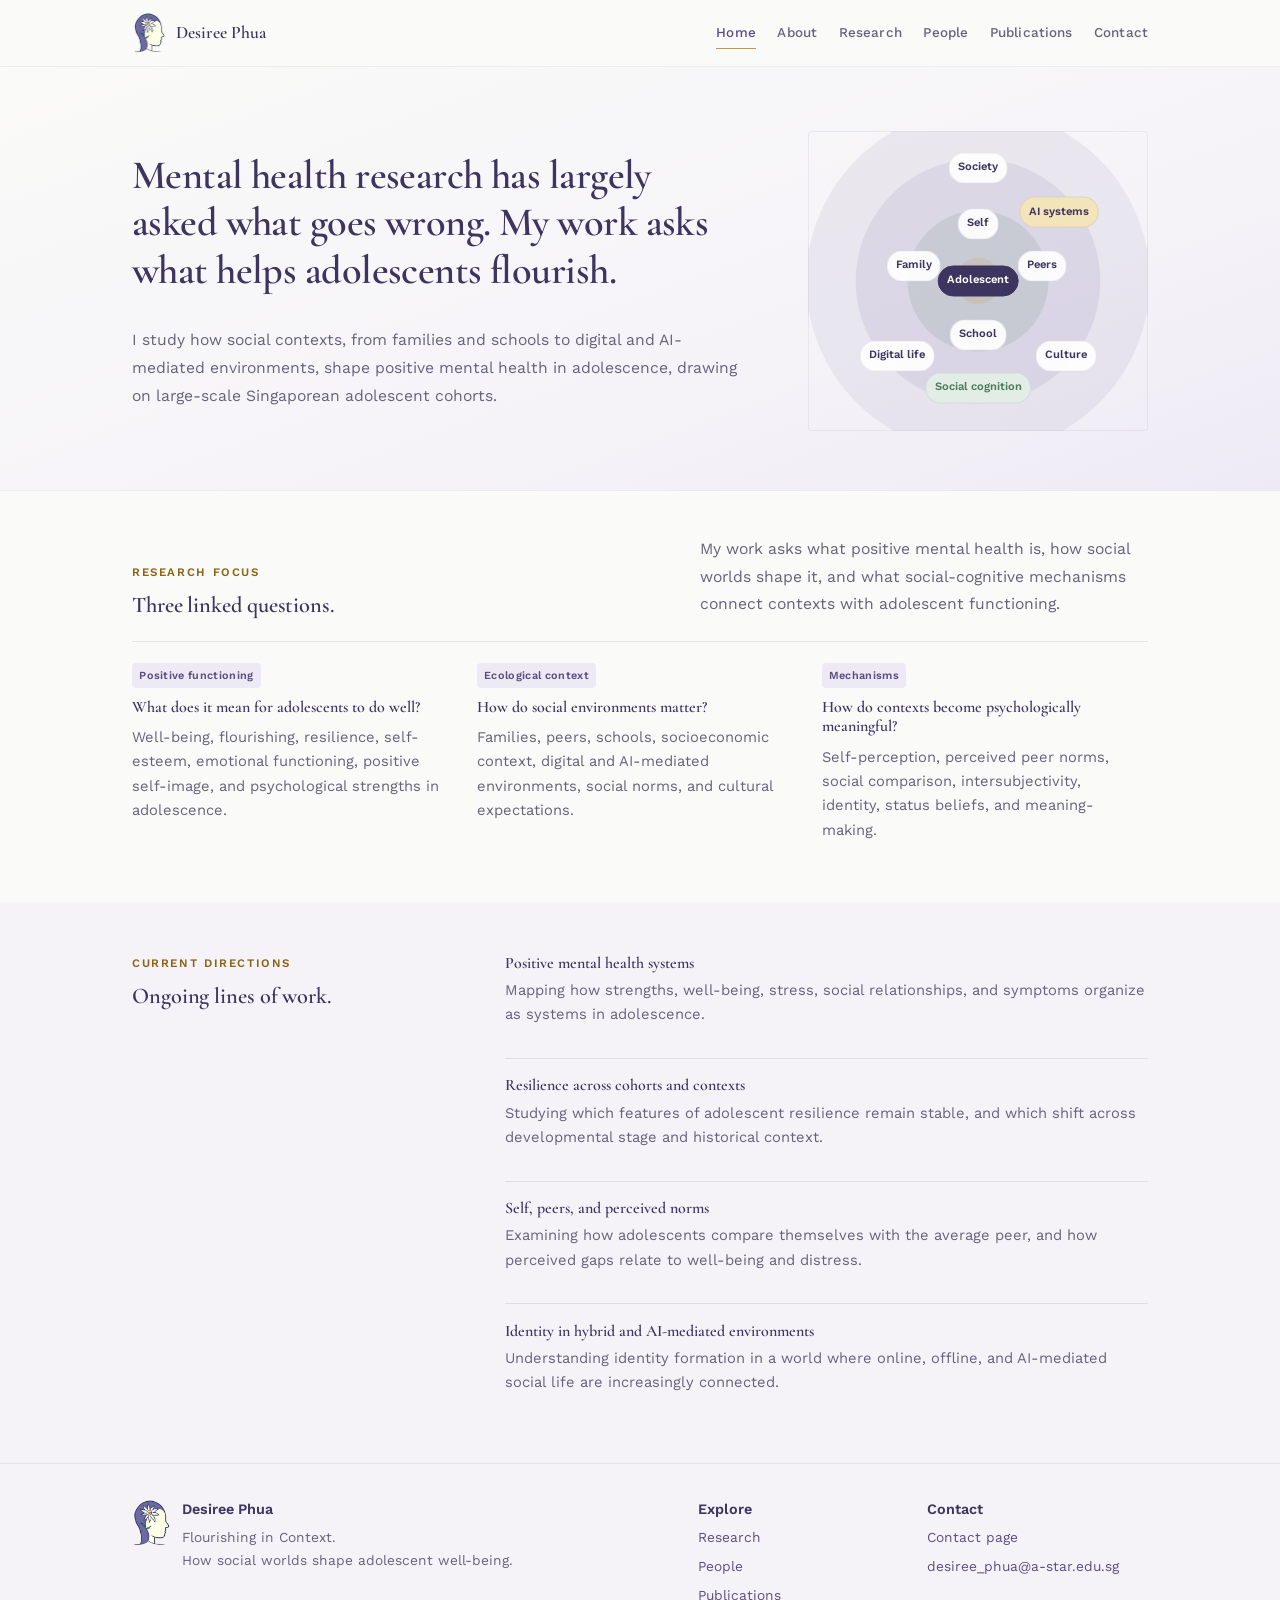
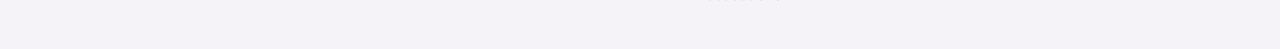
<file: index.html>
<!doctype html>
<html lang="en">

<head>
<!-- Google tag (gtag.js) -->
<script async src="https://www.googletagmanager.com/gtag/js?id=G-L8FLGWT6KR"></script>
<script>
  window.dataLayer = window.dataLayer || [];
  function gtag(){dataLayer.push(arguments);}
  gtag('js', new Date());

  gtag('config', 'G-L8FLGWT6KR');
</script>
    
<script>
  window.dataLayer = window.dataLayer || [];
  function gtag(){dataLayer.push(arguments);}
  gtag('js', new Date());

  gtag('config', 'G-L8FLGWT6KR');
</script>
  <meta charset="utf-8">
  <meta name="viewport" content="width=device-width, initial-scale=1">
  <title>Desiree Phua | Flourishing in Context</title>
  <meta name="description" content="Desiree Phua studies how social worlds, digital environments, and emerging AI realities shape adolescent well-being.">
  <meta property="og:title" content="Desiree Phua | Flourishing in Context">
  <meta property="og:description" content="Desiree Phua studies how social worlds, digital environments, and emerging AI realities shape adolescent well-being.">
  <meta property="og:type" content="website">
  <meta property="og:url" content="https://desireephua.github.io/">
  <meta property="og:image" content="https://desireephua.github.io/assets/img/site-icon-512.png">
  <script type="application/ld+json">
{
    "@context": "https://schema.org",
    "@type": "Person",
    "name": "Desiree Phua",
    "jobTitle": "Senior Scientist",
    "worksFor": {
      "@type": "Organization",
      "name": "Institute for Human Development and Potential, A*STAR",
      "url": "https://www.a-star.edu.sg/ihdp"
    },
    "url": "https://desireephua.github.io/",
    "sameAs": [
      "https://scholar.google.com.sg/citations?user=GoYohjkAAAAJ&hl=en",
      "https://orcid.org/0000-0001-6055-656X",
      "https://www.researchgate.net/profile/Desiree-Phua",
      "https://www.linkedin.com/in/desphua/"
    ],
    "knowsAbout": [
      "adolescent well-being",
      "positive mental health",
      "social psychology",
      "social cognition",
      "resilience",
      "identity development",
      "digital environments",
      "AI-mediated social worlds"
    ]
  }
  </script>
  <link rel="preconnect" href="https://fonts.googleapis.com">
  <link rel="preconnect" href="https://fonts.gstatic.com" crossorigin>
  <link href="https://fonts.googleapis.com/css2?family=Cormorant+Garamond:ital,wght@0,400;0,500;0,600;0,700;1,400&family=Work+Sans:wght@300;400;500;600;700&display=swap" rel="stylesheet">
  <link rel="stylesheet" href="assets/css/styles.css">
  <link rel="icon" type="image/png" sizes="32x32" href="assets/img/favicon-32.png">
  <link rel="apple-touch-icon" href="assets/img/apple-touch-icon.png">
  <meta name="theme-color" content="#5B4E82">
</head><body>
<a class="skip-link" href="#main">Skip to content</a>
<header class="header">
  <div class="container navbar">
    <a class="brand" href="index.html" aria-label="Desiree Phua home">
      <img class="brand-logo" src="assets/img/pomad-logo.png" alt="" aria-hidden="true">
      <span>
        <span class="brand-name">Desiree Phua</span>
        <span class="brand-subtitle">Flourishing in Context</span>
      </span>
    </a>
    <button class="nav-toggle" data-nav-toggle aria-expanded="false" aria-controls="site-nav">Menu</button>
    <nav class="nav-links" id="site-nav" data-nav-links aria-label="Main navigation">
      <a href="index.html" aria-current="page">Home</a><a href="about.html">About</a><a href="research.html">Research</a><a href="people.html">People</a><a href="publications.html">Publications</a><a href="contact.html">Contact</a>
    </nav>
  </div>
</header>
<main id="main">
  <section class="hero hero-minimal">
    <div class="container hero-grid hero-grid-minimal">
      <div class="hero-copy hero-copy-spare">
        <h1>Mental health research has largely asked what goes wrong. My work asks what helps adolescents flourish.</h1>
        <p class="lead">I study how social contexts, from families and schools to digital and AI-mediated environments, shape positive mental health in adolescence, drawing on large-scale Singaporean adolescent cohorts.</p>
      </div>
      <aside class="hero-visual-minimal" aria-label="Social-ecological visual summary">
        <div class="ecology-map ecology-map-minimal" aria-label="Ecological model of adolescent well-being">
          <span class="ecology-node center">Adolescent</span>
          <span class="ecology-node self">Self</span>
          <span class="ecology-node family">Family</span>
          <span class="ecology-node peers">Peers</span>
          <span class="ecology-node school">School</span>
          <span class="ecology-node digital">Digital life</span>
          <span class="ecology-node ai">AI systems</span>
          <span class="ecology-node culture">Culture</span>
          <span class="ecology-node society">Society</span>
          <span class="ecology-node mechanism">Social cognition</span>
        </div>
      </aside>
    </div>
  </section>

  <section class="section compact">
    <div class="container">
      <div class="section-heading-row minimal-heading">
        <div>
          <div class="small-caps">Research focus</div>
          <h2>Three linked questions.</h2>
        </div>
        <p class="section-intro">My work asks what positive mental health is, how social worlds shape it, and what social-cognitive mechanisms connect contexts with adolescent functioning.</p>
      </div>
      <div class="minimal-pillars">
        <article>
          <span class="tag">Positive functioning</span>
          <h3>What does it mean for adolescents to do well?</h3>
          <p>Well-being, flourishing, resilience, self-esteem, emotional functioning, positive self-image, and psychological strengths in adolescence.</p>
        </article>
        <article>
          <span class="tag">Ecological context</span>
          <h3>How do social environments matter?</h3>
          <p>Families, peers, schools, socioeconomic context, digital and AI-mediated environments, social norms, and cultural expectations.</p>
        </article>
        <article>
          <span class="tag">Mechanisms</span>
          <h3>How do contexts become psychologically meaningful?</h3>
          <p>Self-perception, perceived peer norms, social comparison, intersubjectivity, identity, status beliefs, and meaning-making.</p>
        </article>
      </div>
    </div>
  </section>

  <section class="section minimal-list-section">
    <div class="container two-col">
      <div>
        <div class="small-caps">Current directions</div>
        <h2>Ongoing lines of work.</h2>
      </div>
      <div class="minimal-research-list">
        <article>
          <h3>Positive mental health systems</h3>
          <p>Mapping how strengths, well-being, stress, social relationships, and symptoms organize as systems in adolescence.</p>
        </article>
        <article>
          <h3>Resilience across cohorts and contexts</h3>
          <p>Studying which features of adolescent resilience remain stable, and which shift across developmental stage and historical context.</p>
        </article>
        <article>
          <h3>Self, peers, and perceived norms</h3>
          <p>Examining how adolescents compare themselves with the average peer, and how perceived gaps relate to well-being and distress.</p>
        </article>
        <article>
          <h3>Identity in hybrid and AI-mediated environments</h3>
          <p>Understanding identity formation in a world where online, offline, and AI-mediated social life are increasingly connected.</p>
        </article>
      </div>
    </div>
  </section>
</main>
<footer class="footer">
  <div class="container footer-grid">
    <div>
      <div class="footer-brand">
        <img class="footer-logo" src="assets/img/pomad-logo.png" alt="" aria-hidden="true">
        <div>
          <div class="footer-title">Desiree Phua</div>
          <p>Flourishing in Context. <br>How social worlds shape adolescent well-being.</p>
        </div>
      </div>
    </div>
    <div>
      <div class="footer-title">Explore</div>
      <ul>
        <li><a href="research.html">Research</a></li>
        <li><a href="people.html">People</a></li>
        <li><a href="publications.html">Publications</a></li>
      </ul>
    </div>
    <div>
      <div class="footer-title">Contact</div>
      <ul>
        <li><a href="contact.html">Contact page</a></li>
        <li><a href="mailto:desiree_phua@a-star.edu.sg">desiree_phua@a-star.edu.sg</a></li>
      </ul>
    </div>
  </div>
</footer>
<script src="assets/js/main.js"></script>
</body>
</html>
</file>
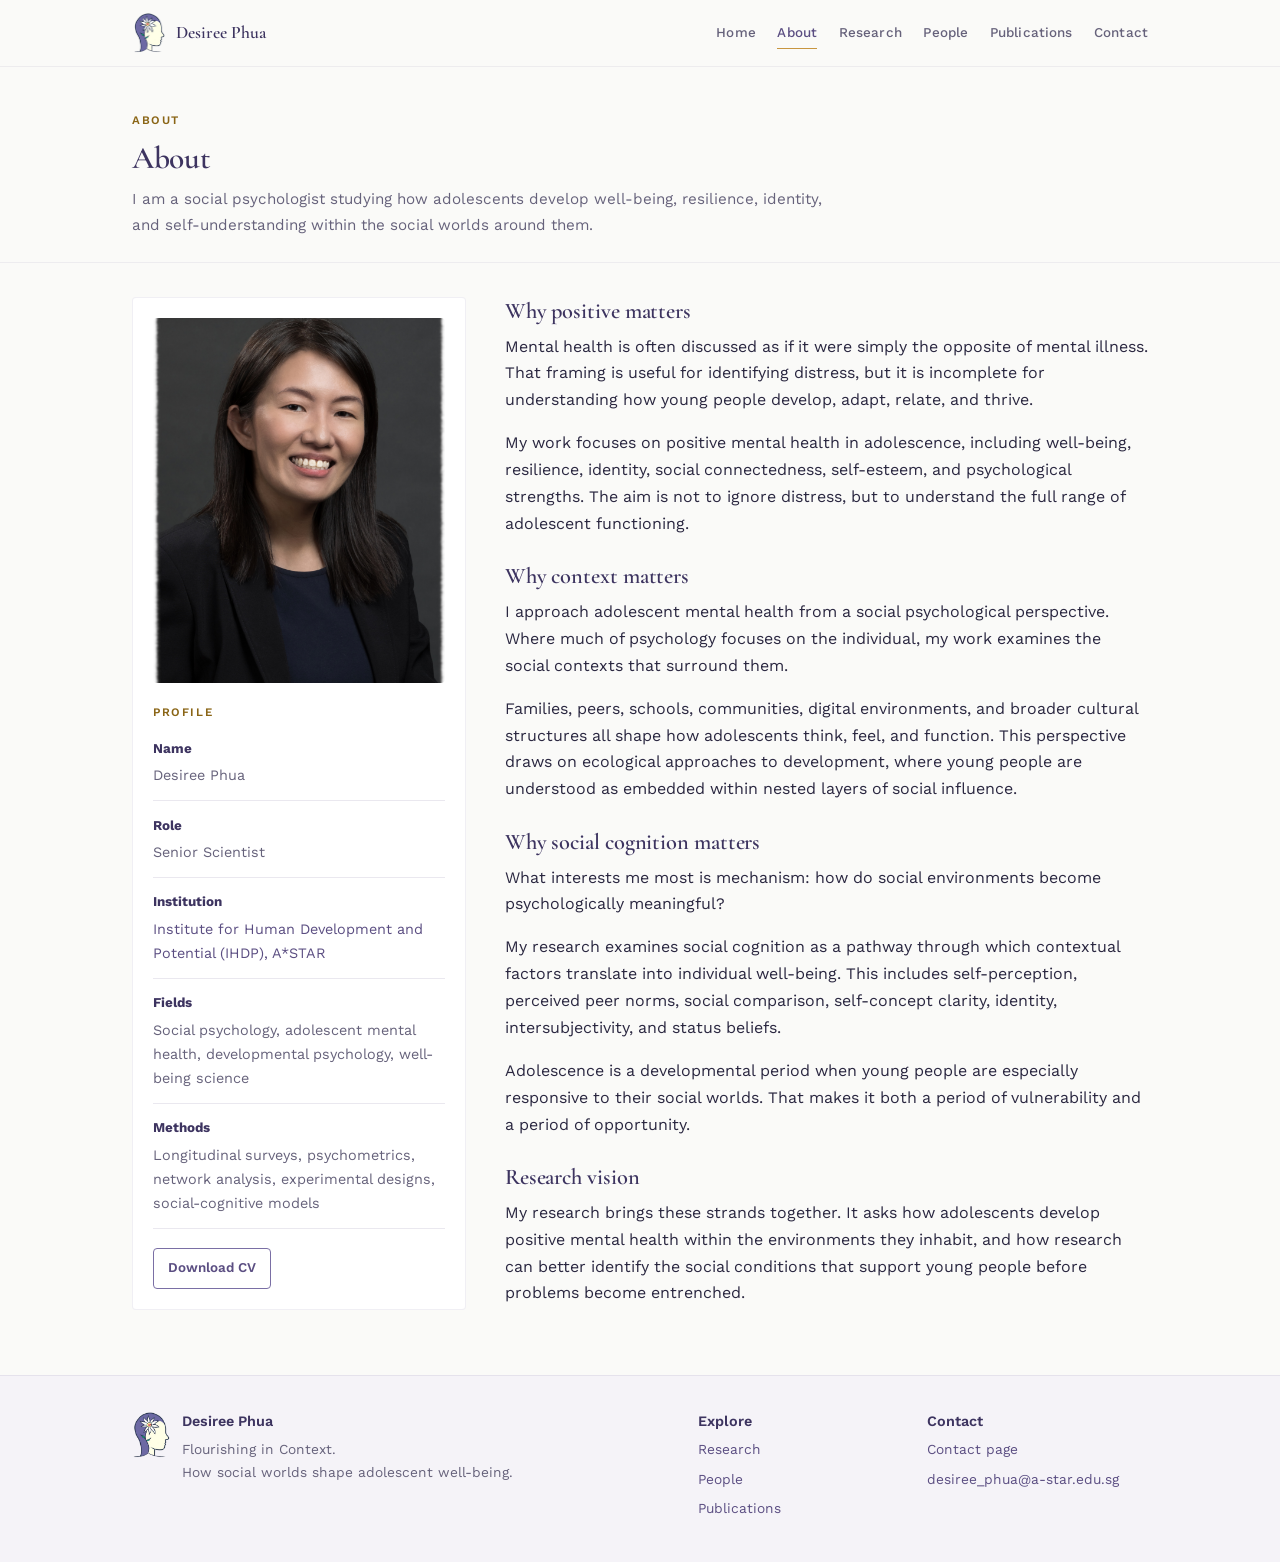
<file: about.html>
<!doctype html>
<html lang="en">

<head>
<!-- Google tag (gtag.js) -->
<script async src="https://www.googletagmanager.com/gtag/js?id=G-L8FLGWT6KR"></script>
<script>
  window.dataLayer = window.dataLayer || [];
  function gtag(){dataLayer.push(arguments);}
  gtag('js', new Date());

  gtag('config', 'G-L8FLGWT6KR');
</script>
    
<script>
  window.dataLayer = window.dataLayer || [];
  function gtag(){dataLayer.push(arguments);}
  gtag('js', new Date());

  gtag('config', 'G-L8FLGWT6KR');
</script>
  <meta charset="utf-8">
  <meta name="viewport" content="width=device-width, initial-scale=1">
  <title>About | Desiree Phua</title>
  <meta name="description" content="About Desiree Phua, a social psychologist studying adolescent positive mental health in social context.">
  <meta property="og:title" content="About | Desiree Phua">
  <meta property="og:description" content="About Desiree Phua, a social psychologist studying adolescent positive mental health in social context.">
  <meta property="og:type" content="website">
  <link rel="preconnect" href="https://fonts.googleapis.com">
  <link rel="preconnect" href="https://fonts.gstatic.com" crossorigin>
  <link href="https://fonts.googleapis.com/css2?family=Cormorant+Garamond:ital,wght@0,400;0,500;0,600;0,700;1,400&family=Work+Sans:wght@300;400;500;600;700&display=swap" rel="stylesheet">
  <link rel="stylesheet" href="assets/css/styles.css">
  <link rel="icon" type="image/png" sizes="32x32" href="assets/img/favicon-32.png">
  <link rel="apple-touch-icon" href="assets/img/apple-touch-icon.png">
  <meta name="theme-color" content="#5B4E82">
</head><body>
<a class="skip-link" href="#main">Skip to content</a>
<header class="header">
  <div class="container navbar">
    <a class="brand" href="index.html" aria-label="Desiree Phua home">
      <img class="brand-logo" src="assets/img/pomad-logo.png" alt="" aria-hidden="true">
      <span>
        <span class="brand-name">Desiree Phua</span>
        <span class="brand-subtitle">Flourishing in Context</span>
      </span>
    </a>
    <button class="nav-toggle" data-nav-toggle aria-expanded="false" aria-controls="site-nav">Menu</button>
    <nav class="nav-links" id="site-nav" data-nav-links aria-label="Main navigation">
      <a href="index.html">Home</a><a href="about.html" aria-current="page">About</a><a href="research.html">Research</a><a href="people.html">People</a><a href="publications.html">Publications</a><a href="contact.html">Contact</a>
    </nav>
  </div>
</header>
<main id="main">
  <section class="page-hero">
    <div class="container">
      <div class="small-caps">About</div>
      <h1>About</h1>
      <p>I am a social psychologist studying how adolescents develop well-being, resilience, identity, and self-understanding within the social worlds around them.</p>
    </div>
  </section>

  <section class="section">
    <div class="container two-col">
      <aside class="card">
        <img src="corporate.jpg" alt="Desiree Phua" class="profile-photo">
        <div style="height:1.2rem"></div>
        <div class="small-caps">Profile</div>
        <div class="meta-list" style="margin-top:1rem">
          <div class="meta-item"><strong>Name</strong><span>Desiree Phua</span></div>
          <div class="meta-item"><strong>Role</strong><span>Senior Scientist</span></div>
          <div class="meta-item"><strong>Institution</strong><span><a href="https://www.a-star.edu.sg/ihdp" target="_blank" rel="noopener">Institute for Human Development and Potential (IHDP), A*STAR</a></span></div>
          <div class="meta-item"><strong>Fields</strong><span>Social psychology, adolescent mental health, developmental psychology, well-being science</span></div>
          <div class="meta-item"><strong>Methods</strong><span>Longitudinal surveys, psychometrics, network analysis, experimental designs, social-cognitive models</span></div>
        </div>
        <div style="margin-top:1.2rem">
          <a class="button secondary" href="cv.pdf">Download CV</a>
        </div>
      </aside>
      <div class="content-narrow">
        <h2>Why positive matters</h2>
        <p>Mental health is often discussed as if it were simply the opposite of mental illness. That framing is useful for identifying distress, but it is incomplete for understanding how young people develop, adapt, relate, and thrive.</p>
        <p>My work focuses on positive mental health in adolescence, including well-being, resilience, identity, social connectedness, self-esteem, and psychological strengths. The aim is not to ignore distress, but to understand the full range of adolescent functioning.</p>

        <h2>Why context matters</h2>
        <p>I approach adolescent mental health from a social psychological perspective. Where much of psychology focuses on the individual, my work examines the social contexts that surround them.</p>
        <p>Families, peers, schools, communities, digital environments, and broader cultural structures all shape how adolescents think, feel, and function. This perspective draws on ecological approaches to development, where young people are understood as embedded within nested layers of social influence.</p>

        <h2>Why social cognition matters</h2>
        <p>What interests me most is mechanism: how do social environments become psychologically meaningful?</p>
        <p>My research examines social cognition as a pathway through which contextual factors translate into individual well-being. This includes self-perception, perceived peer norms, social comparison, self-concept clarity, identity, intersubjectivity, and status beliefs.</p>
        <p>Adolescence is a developmental period when young people are especially responsive to their social worlds. That makes it both a period of vulnerability and a period of opportunity.</p>

        <h2>Research vision</h2>
        <p>My research brings these strands together. It asks how adolescents develop positive mental health within the environments they inhabit, and how research can better identify the social conditions that support young people before problems become entrenched.</p>
      </div>
    </div>
  </section>
</main>
<footer class="footer">
  <div class="container footer-grid">
    <div>
      <div class="footer-brand">
        <img class="footer-logo" src="assets/img/pomad-logo.png" alt="" aria-hidden="true">
        <div>
          <div class="footer-title">Desiree Phua</div>
          <p>Flourishing in Context. <br>How social worlds shape adolescent well-being.</p>
        </div>
      </div>
    </div>
    <div>
      <div class="footer-title">Explore</div>
      <ul>
        <li><a href="research.html">Research</a></li>
        <li><a href="people.html">People</a></li>
        <li><a href="publications.html">Publications</a></li>
      </ul>
    </div>
    <div>
      <div class="footer-title">Contact</div>
      <ul>
        <li><a href="contact.html">Contact page</a></li>
        <li><a href="mailto:desiree_phua@a-star.edu.sg">desiree_phua@a-star.edu.sg</a></li>
      </ul>
    </div>
  </div>
</footer>
<script src="assets/js/main.js"></script>
</body>
</html>
</file>
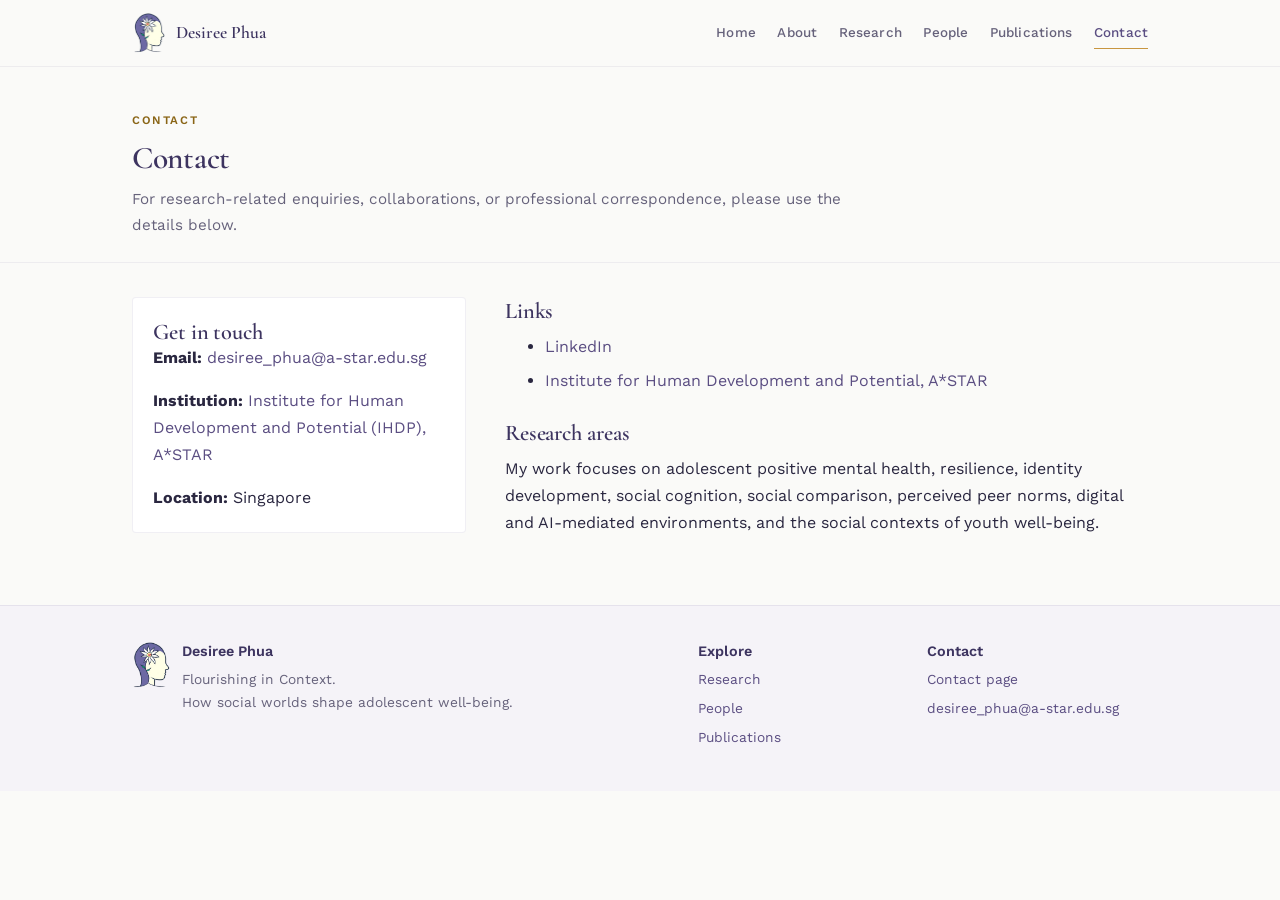
<file: contact.html>
<!doctype html>
<html lang="en">

<head>
    <!-- Google tag (gtag.js) -->
<script async src="https://www.googletagmanager.com/gtag/js?id=G-L8FLGWT6KR"></script>
<script>
  window.dataLayer = window.dataLayer || [];
  function gtag(){dataLayer.push(arguments);}
  gtag('js', new Date());

  gtag('config', 'G-L8FLGWT6KR');
</script>
  <meta charset="utf-8">
  <meta name="viewport" content="width=device-width, initial-scale=1">
  <title>Contact | Desiree Phua</title>
  <meta name="description" content="Contact Desiree Phua for research-related enquiries, collaborations, and professional correspondence.">
  <meta property="og:title" content="Contact | Desiree Phua">
  <meta property="og:description" content="Contact Desiree Phua for research-related enquiries, collaborations, and professional correspondence.">
  <meta property="og:type" content="website">
  <link rel="preconnect" href="https://fonts.googleapis.com">
  <link rel="preconnect" href="https://fonts.gstatic.com" crossorigin>
  <link href="https://fonts.googleapis.com/css2?family=Cormorant+Garamond:ital,wght@0,400;0,500;0,600;0,700;1,400&family=Work+Sans:wght@300;400;500;600;700&display=swap" rel="stylesheet">
  <link rel="stylesheet" href="assets/css/styles.css">
  <link rel="icon" type="image/png" sizes="32x32" href="assets/img/favicon-32.png">
  <link rel="apple-touch-icon" href="assets/img/apple-touch-icon.png">
  <meta name="theme-color" content="#5B4E82">
</head><body>
<a class="skip-link" href="#main">Skip to content</a>
<header class="header">
  <div class="container navbar">
    <a class="brand" href="index.html" aria-label="Desiree Phua home">
      <img class="brand-logo" src="assets/img/pomad-logo.png" alt="" aria-hidden="true">
      <span>
        <span class="brand-name">Desiree Phua</span>
        <span class="brand-subtitle">Flourishing in Context</span>
      </span>
    </a>
    <button class="nav-toggle" data-nav-toggle aria-expanded="false" aria-controls="site-nav">Menu</button>
    <nav class="nav-links" id="site-nav" data-nav-links aria-label="Main navigation">
      <a href="index.html">Home</a><a href="about.html">About</a><a href="research.html">Research</a><a href="people.html">People</a><a href="publications.html">Publications</a><a href="contact.html" aria-current="page">Contact</a>
    </nav>
  </div>
</header>
<main id="main">
  <section class="page-hero">
    <div class="container">
      <div class="small-caps">Contact</div>
      <h1>Contact</h1>
      <p>For research-related enquiries, collaborations, or professional correspondence, please use the details below.</p>
    </div>
  </section>

  <section class="section">
    <div class="container two-col">
      <div class="callout">
        <h2>Get in touch</h2>
        <p><strong>Email:</strong> <a href="mailto:desiree_phua@a-star.edu.sg">desiree_phua@a-star.edu.sg</a></p>
        <p><strong>Institution:</strong> <a href="https://www.a-star.edu.sg/ihdp" target="_blank" rel="noopener">Institute for Human Development and Potential (IHDP), A*STAR</a></p>
        <p><strong>Location:</strong> Singapore</p>
      </div>
      <div class="content-narrow">
        <h2>Links</h2>
        <ul>
          <li><a href="https://www.linkedin.com/in/desphua/">LinkedIn</a></li>
          <li><a href="https://www.a-star.edu.sg/ihdp" target="_blank" rel="noopener">Institute for Human Development and Potential, A*STAR</a></li>
        </ul>

        <h2>Research areas</h2>
        <p>My work focuses on adolescent positive mental health, resilience, identity development, social cognition, social comparison, perceived peer norms, digital and AI-mediated environments, and the social contexts of youth well-being.</p>
      </div>
    </div>
  </section>
</main>
<footer class="footer">
  <div class="container footer-grid">
    <div>
      <div class="footer-brand">
        <img class="footer-logo" src="assets/img/pomad-logo.png" alt="" aria-hidden="true">
        <div>
          <div class="footer-title">Desiree Phua</div>
          <p>Flourishing in Context. <br>How social worlds shape adolescent well-being.</p>
        </div>
      </div>
    </div>
    <div>
      <div class="footer-title">Explore</div>
      <ul>
        <li><a href="research.html">Research</a></li>
        <li><a href="people.html">People</a></li>
        <li><a href="publications.html">Publications</a></li>
      </ul>
    </div>
    <div>
      <div class="footer-title">Contact</div>
      <ul>
        <li><a href="contact.html">Contact page</a></li>
        <li><a href="mailto:desiree_phua@a-star.edu.sg">desiree_phua@a-star.edu.sg</a></li>
      </ul>
    </div>
  </div>
</footer>
<script src="assets/js/main.js"></script>
</body>
</html>
</file>
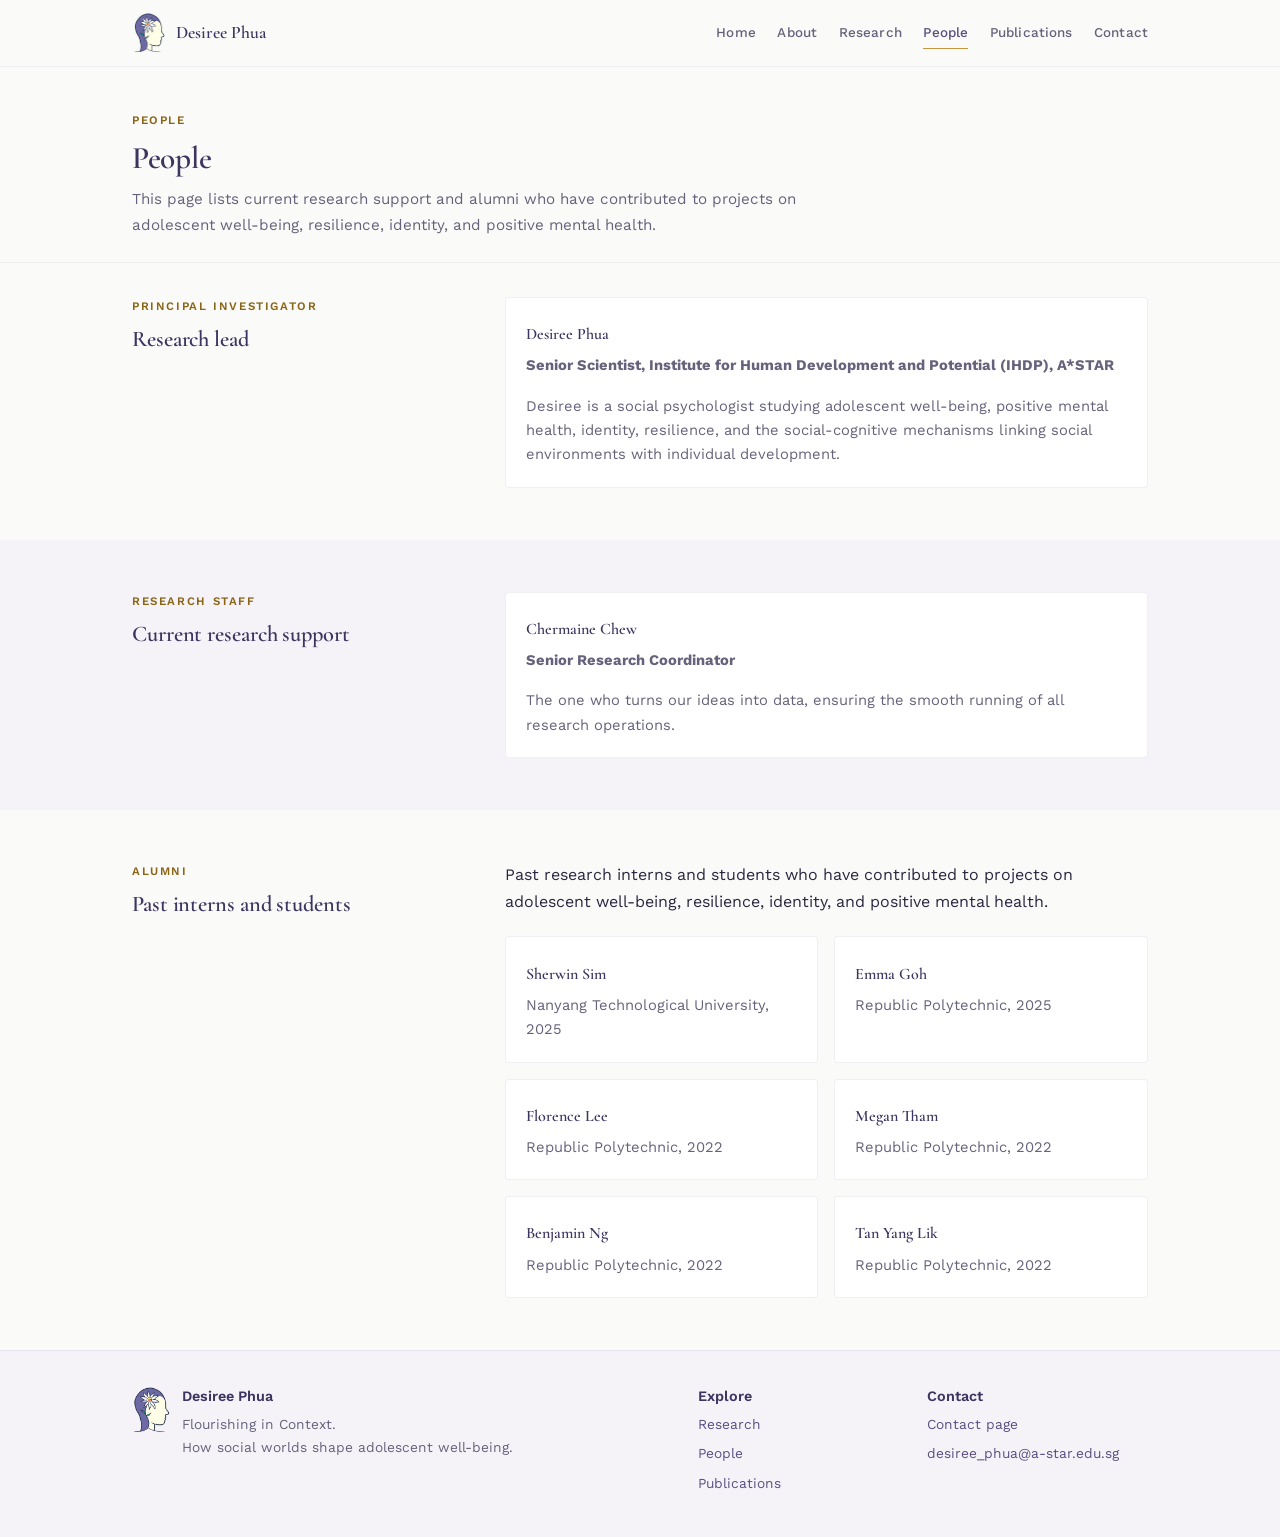
<file: people.html>
<!doctype html>
<html lang="en">

<head>
<!-- Google tag (gtag.js) -->
<script async src="https://www.googletagmanager.com/gtag/js?id=G-L8FLGWT6KR"></script>
<script>
  window.dataLayer = window.dataLayer || [];
  function gtag(){dataLayer.push(arguments);}
  gtag('js', new Date());

  gtag('config', 'G-L8FLGWT6KR');
</script>
    
<script>
  window.dataLayer = window.dataLayer || [];
  function gtag(){dataLayer.push(arguments);}
  gtag('js', new Date());

  gtag('config', 'G-L8FLGWT6KR');
</script>
  <meta charset="utf-8">
  <meta name="viewport" content="width=device-width, initial-scale=1">
  <title>People | Desiree Phua</title>
  <meta name="description" content="People contributing to Desiree Phua's research on adolescent well-being, positive mental health, resilience, identity, and social context.">
  <meta property="og:title" content="People | Desiree Phua">
  <meta property="og:description" content="People contributing to research on adolescent well-being, positive mental health, resilience, identity, and social context.">
  <meta property="og:type" content="website">
  <link rel="preconnect" href="https://fonts.googleapis.com">
  <link rel="preconnect" href="https://fonts.gstatic.com" crossorigin>
  <link href="https://fonts.googleapis.com/css2?family=Cormorant+Garamond:ital,wght@0,400;0,500;0,600;0,700;1,400&family=Work+Sans:wght@300;400;500;600;700&display=swap" rel="stylesheet">
  <link rel="stylesheet" href="assets/css/styles.css">
  <link rel="icon" type="image/png" sizes="32x32" href="assets/img/favicon-32.png">
  <link rel="apple-touch-icon" href="assets/img/apple-touch-icon.png">
  <meta name="theme-color" content="#5B4E82">
</head><body>
<a class="skip-link" href="#main">Skip to content</a>
<header class="header">
  <div class="container navbar">
    <a class="brand" href="index.html" aria-label="Desiree Phua home">
      <img class="brand-logo" src="assets/img/pomad-logo.png" alt="" aria-hidden="true">
      <span>
        <span class="brand-name">Desiree Phua</span>
        <span class="brand-subtitle">Flourishing in Context</span>
      </span>
    </a>
    <button class="nav-toggle" data-nav-toggle aria-expanded="false" aria-controls="site-nav">Menu</button>
    <nav class="nav-links" id="site-nav" data-nav-links aria-label="Main navigation">
      <a href="index.html">Home</a><a href="about.html">About</a><a href="research.html">Research</a><a href="people.html" aria-current="page">People</a><a href="publications.html">Publications</a><a href="contact.html">Contact</a>
    </nav>
  </div>
</header>
<main id="main">
  <section class="page-hero">
    <div class="container">
      <div class="small-caps">People</div>
      <h1>People</h1>
      <p>This page lists current research support and alumni who have contributed to projects on adolescent well-being, resilience, identity, and positive mental health.</p>
    </div>
  </section>

  <section class="section">
    <div class="container two-col">
      <div>
        <div class="small-caps">Principal Investigator</div>
        <h2>Research lead</h2>
      </div>
      <div class="content-narrow">
        <article class="card">
          <h3>Desiree Phua</h3>
          <p><strong>Senior Scientist, Institute for Human Development and Potential (IHDP), A*STAR</strong></p>
          <p>Desiree is a social psychologist studying adolescent well-being, positive mental health, identity, resilience, and the social-cognitive mechanisms linking social environments with individual development.</p>
        </article>
      </div>
    </div>
  </section>

  <section class="section featured">
    <div class="container two-col">
      <div>
        <div class="small-caps">Research Staff</div>
        <h2>Current research support</h2>
      </div>
      <div class="content-narrow">
        <article class="card">
          <h3>Chermaine Chew</h3>
          <p><strong>Senior Research Coordinator</strong></p>
          <p>The one who turns our ideas into data, ensuring the smooth running of all research operations.</p>
        </article>
      </div>
    </div>
  </section>

  <section class="section">
    <div class="container two-col">
      <div>
        <div class="small-caps">Alumni</div>
        <h2>Past interns and students</h2>
      </div>
      <div class="content-narrow">
        <p>Past research interns and students who have contributed to projects on adolescent well-being, resilience, identity, and positive mental health.</p>
        <div class="card-grid two alumni-grid">
          <article class="card">
            <h3>Sherwin Sim</h3>
            <p>Nanyang Technological University, 2025</p>
          </article>
          <article class="card">
            <h3>Emma Goh</h3>
            <p>Republic Polytechnic, 2025</p>
          </article>
          <article class="card">
            <h3>Florence Lee</h3>
            <p>Republic Polytechnic, 2022</p>
          </article>
          <article class="card">
            <h3>Megan Tham</h3>
            <p>Republic Polytechnic, 2022</p>
          </article>
          <article class="card">
            <h3>Benjamin Ng</h3>
            <p>Republic Polytechnic, 2022</p>
          </article>
          <article class="card">
            <h3>Tan Yang Lik</h3>
            <p>Republic Polytechnic, 2022</p>
          </article>          
        </div>
      </div>
    </div>
  </section>
</main>
<footer class="footer">
  <div class="container footer-grid">
    <div>
      <div class="footer-brand">
        <img class="footer-logo" src="assets/img/pomad-logo.png" alt="" aria-hidden="true">
        <div>
          <div class="footer-title">Desiree Phua</div>
          <p>Flourishing in Context. <br>How social worlds shape adolescent well-being.</p>
        </div>
      </div>
    </div>
    <div>
      <div class="footer-title">Explore</div>
      <ul>
        <li><a href="research.html">Research</a></li>
        <li><a href="people.html">People</a></li>
        <li><a href="publications.html">Publications</a></li>
      </ul>
    </div>
    <div>
      <div class="footer-title">Contact</div>
      <ul>
        <li><a href="contact.html">Contact page</a></li>
        <li><a href="mailto:desiree_phua@a-star.edu.sg">desiree_phua@a-star.edu.sg</a></li>
      </ul>
    </div>
  </div>
</footer>
<script src="assets/js/main.js"></script>
</body>
</html>
</file>
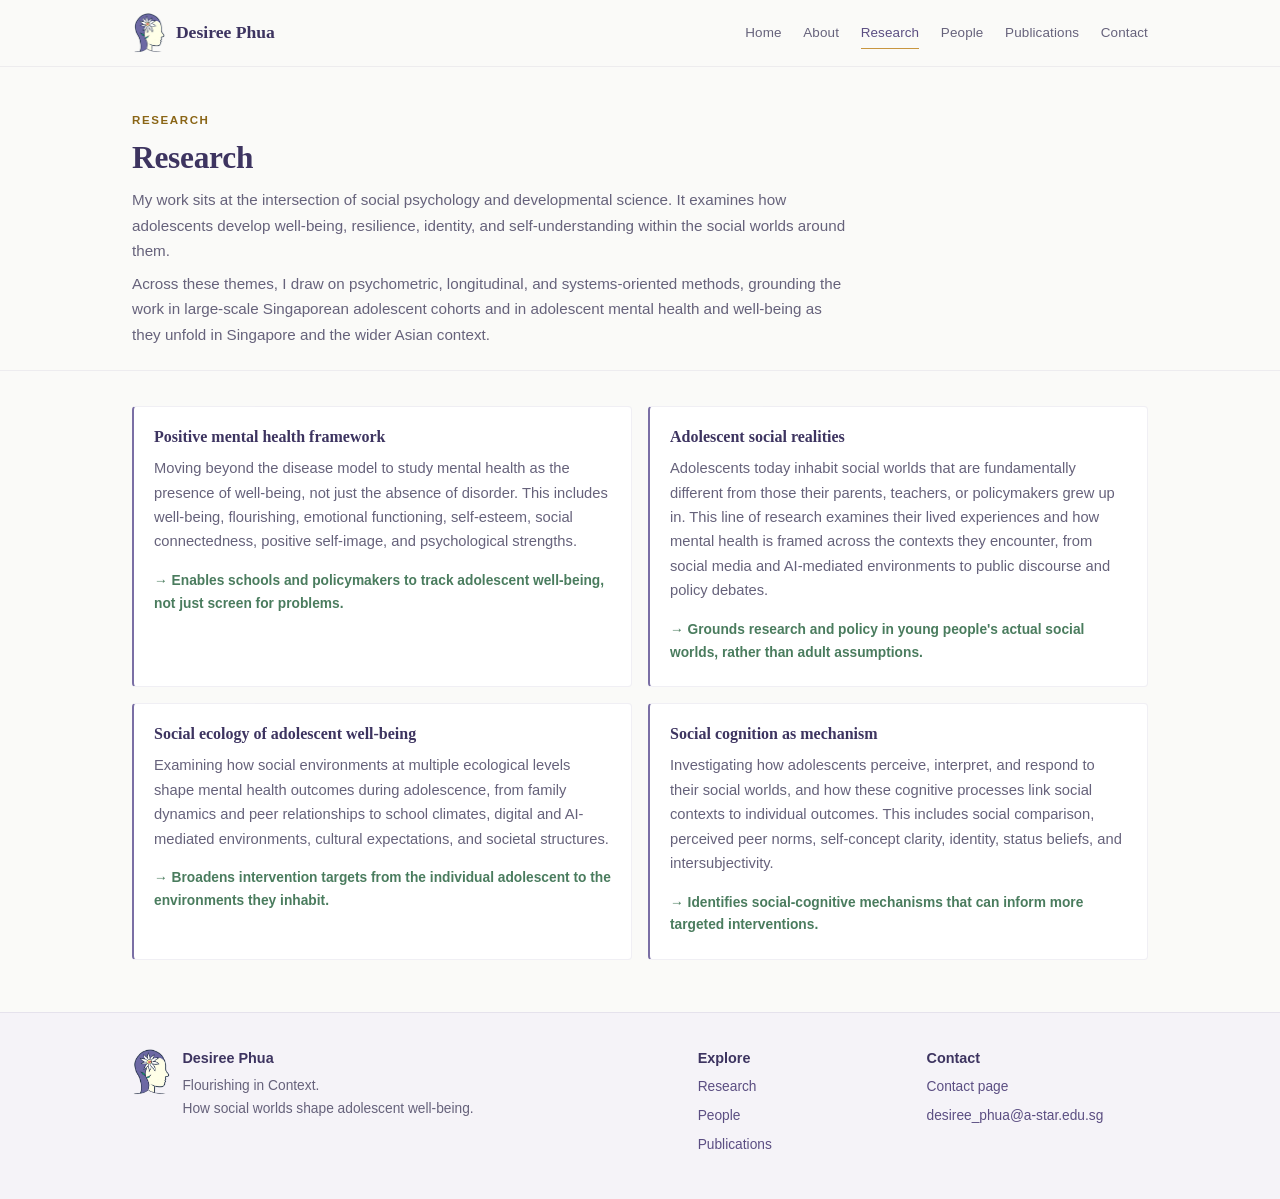
<file: projects.html>
<!doctype html>
<html lang="en">
<head>
  <meta charset="utf-8">
  <meta http-equiv="refresh" content="0; url=research.html">
  <title>Redirecting | Desiree Phua</title>
  <link rel="canonical" href="research.html">
</head>
<body>
  <p>Redirecting to <a href="research.html">Research</a>.</p>
</body>
</html>
</file>
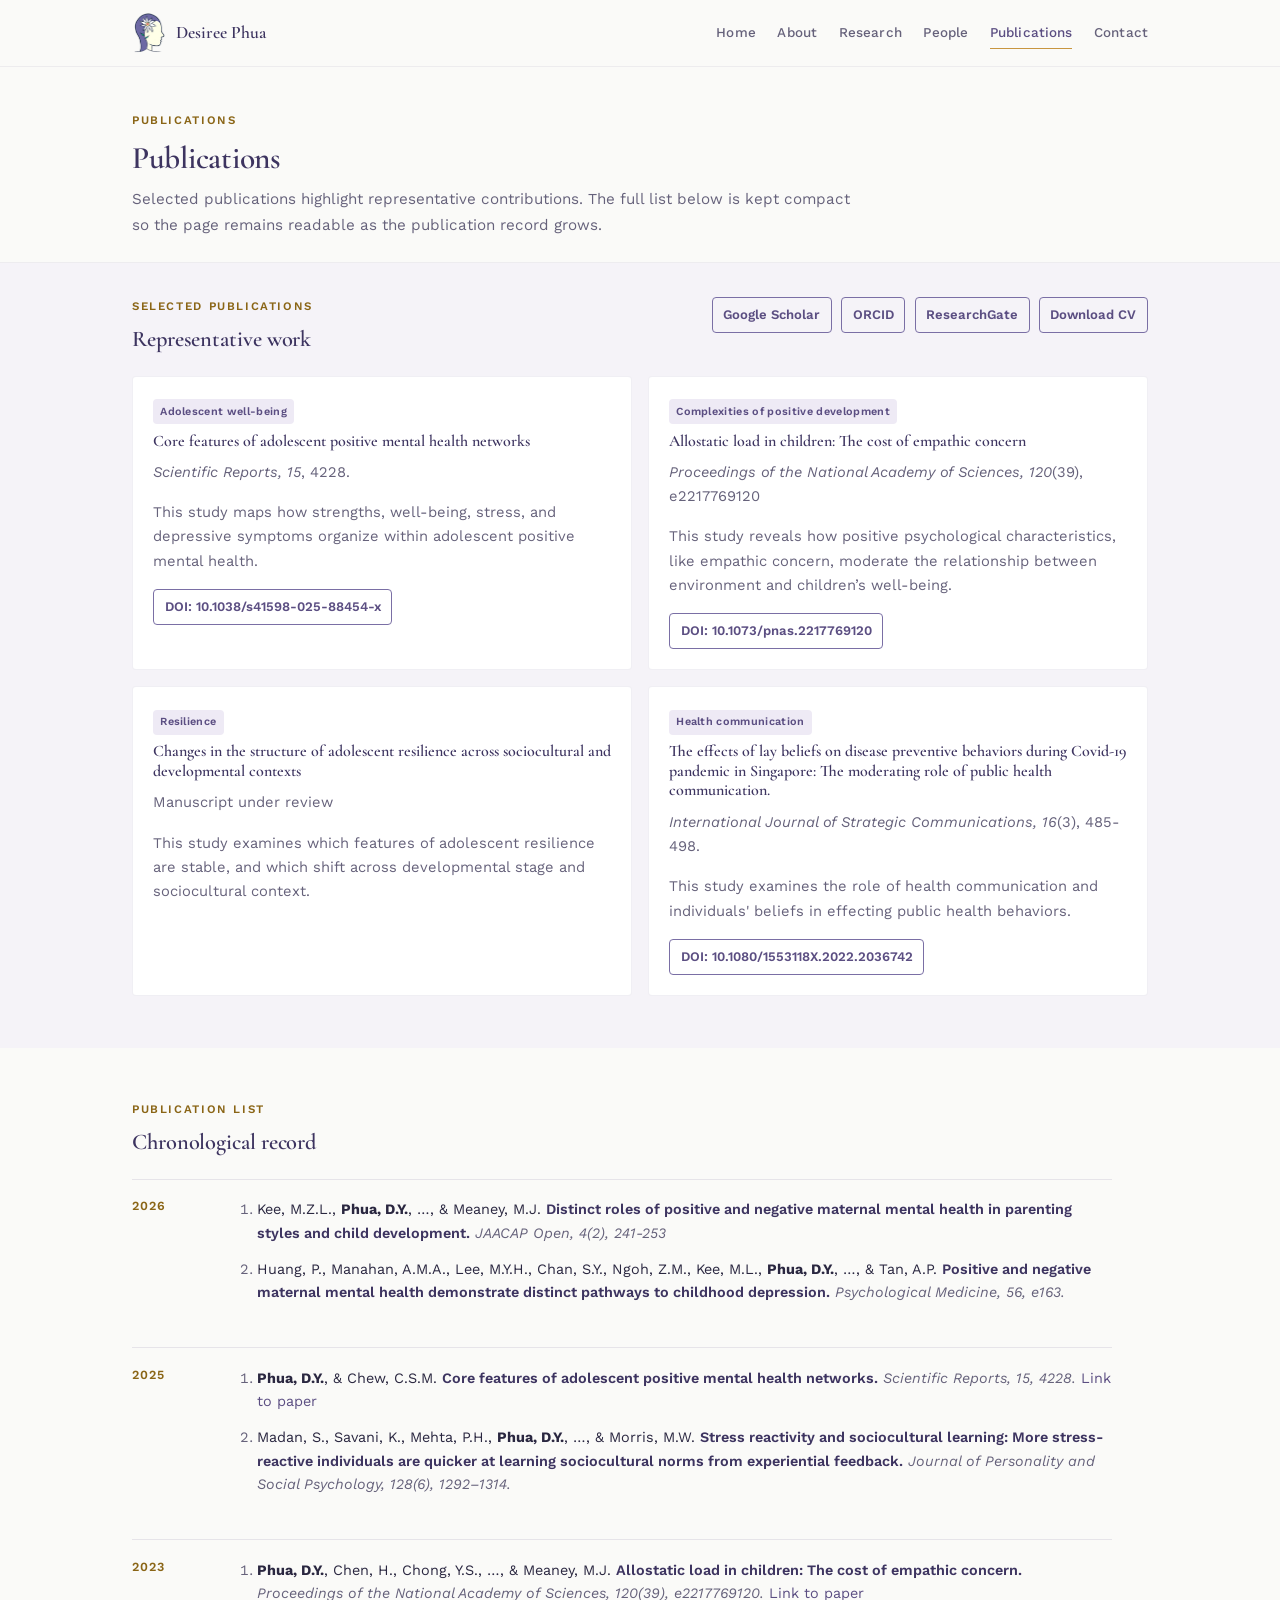
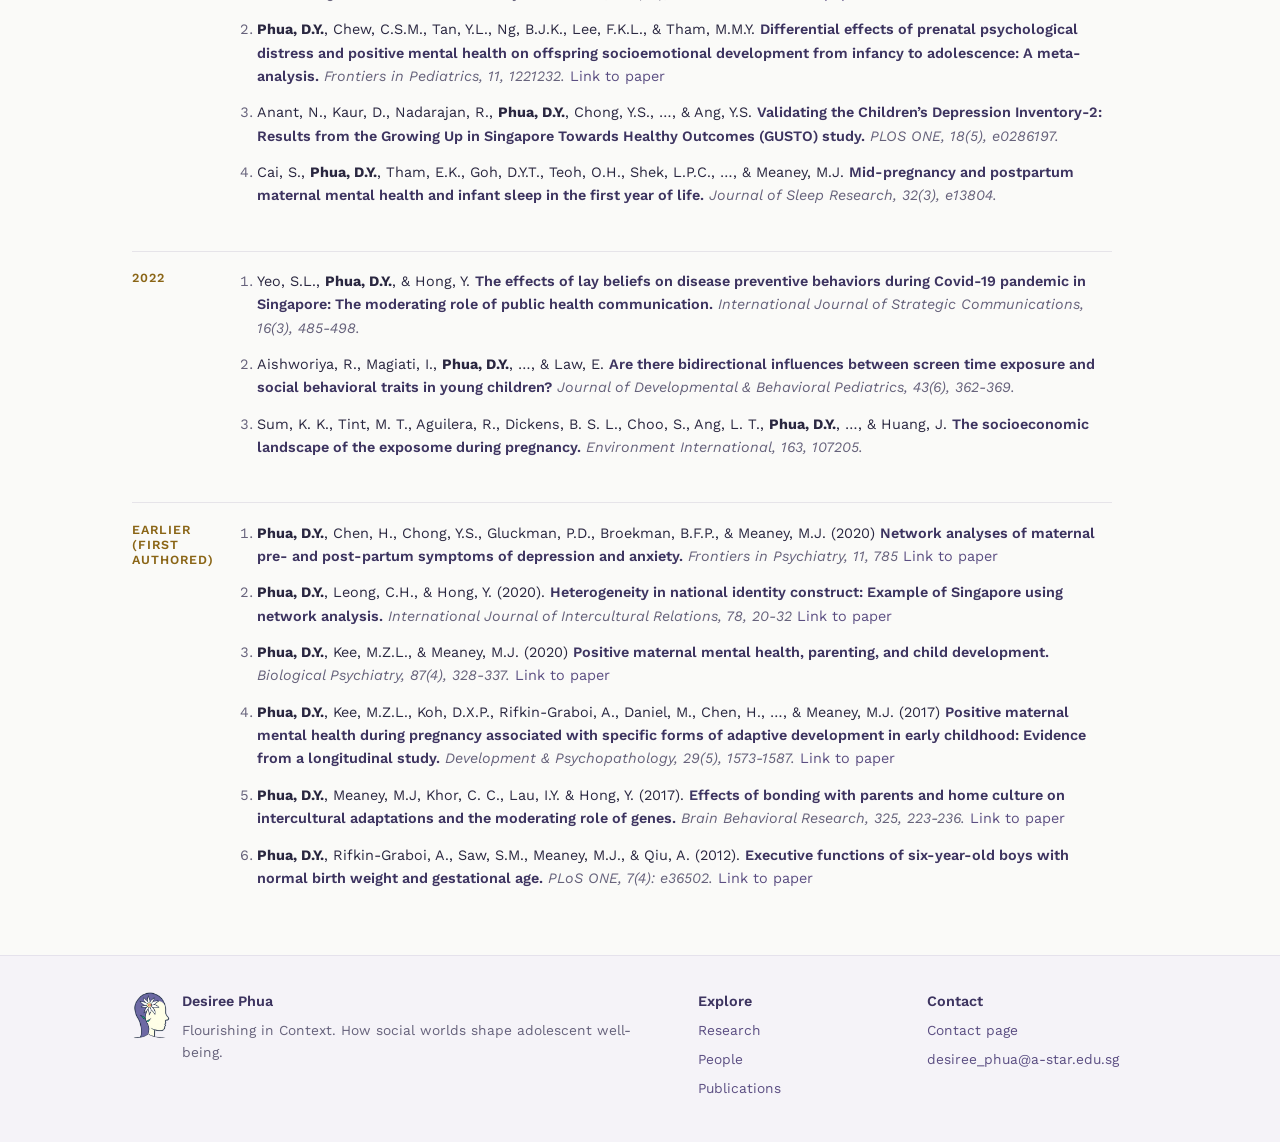
<file: publications.html>
<!doctype html>
<html lang="en">
<head>
      <!-- Google tag (gtag.js) -->
<script async src="https://www.googletagmanager.com/gtag/js?id=G-L8FLGWT6KR"></script>
<script>
  window.dataLayer = window.dataLayer || [];
  function gtag(){dataLayer.push(arguments);}
  gtag('js', new Date());

  gtag('config', 'G-L8FLGWT6KR');
</script>
  <meta charset="utf-8">
  <meta name="viewport" content="width=device-width, initial-scale=1">
  <title>Publications | Desiree Phua</title>
  <meta name="description" content="Selected and full publications on adolescent positive mental health, resilience, social cognition, and well-being.">
  <meta property="og:title" content="Publications | Desiree Phua">
  <meta property="og:description" content="Selected and full publications on adolescent positive mental health, resilience, social cognition, and well-being.">
  <meta property="og:type" content="website">
  <link rel="preconnect" href="https://fonts.googleapis.com">
  <link rel="preconnect" href="https://fonts.gstatic.com" crossorigin>
  <link href="https://fonts.googleapis.com/css2?family=Cormorant+Garamond:ital,wght@0,400;0,500;0,600;0,700;1,400&family=Work+Sans:wght@300;400;500;600;700&display=swap" rel="stylesheet">
  <link rel="stylesheet" href="assets/css/styles.css">
  <link rel="icon" type="image/png" sizes="32x32" href="assets/img/favicon-32.png">
  <link rel="apple-touch-icon" href="assets/img/apple-touch-icon.png">
  <meta name="theme-color" content="#5B4E82">
</head><body>
<a class="skip-link" href="#main">Skip to content</a>
<header class="header">
  <div class="container navbar">
    <a class="brand" href="index.html" aria-label="Desiree Phua home">
      <img class="brand-logo" src="assets/img/pomad-logo.png" alt="" aria-hidden="true">
      <span>
        <span class="brand-name">Desiree Phua</span>
        <span class="brand-subtitle">Flourishing in Context</span>
      </span>
    </a>
    <button class="nav-toggle" data-nav-toggle aria-expanded="false" aria-controls="site-nav">Menu</button>
    <nav class="nav-links" id="site-nav" data-nav-links aria-label="Main navigation">
      <a href="index.html">Home</a><a href="about.html">About</a><a href="research.html">Research</a><a href="people.html">People</a><a href="publications.html" aria-current="page">Publications</a><a href="contact.html">Contact</a>
    </nav>
  </div>
</header>
<main id="main">
  <section class="page-hero">
    <div class="container">
      <div class="small-caps">Publications</div>
      <h1>Publications</h1>
      <p>Selected publications highlight representative contributions. The full list below is kept compact so the page remains readable as the publication record grows.</p>
    </div>
  </section>

  <section class="section featured">
    <div class="container">
      <div class="section-heading-row pub-toolbar">
        <div>
          <div class="small-caps">Selected publications</div>
          <h2>Representative work</h2>
        </div>
        <ul class="profile-links" aria-label="Scholarly profiles and CV">
          <li><a href="https://scholar.google.com.sg/citations?user=GoYohjkAAAAJ&hl=en" target="_blank" rel="noopener">Google Scholar</a></li>
          <li><a href="https://orcid.org/0000-0001-6055-656X" target="_blank" rel="noopener">ORCID</a></li>
          <li><a href="https://www.researchgate.net/profile/Desiree-Phua" target="_blank" rel="noopener">ResearchGate</a></li>
          <li><a href="cv.pdf">Download CV</a></li>
        </ul>
      </div>

      <div class="selected-pub-grid">
        <article class="selected-pub-card">
          <span class="tag">Adolescent well-being</span>
          <h3>Core features of adolescent positive mental health networks</h3>
          <p class="citation"><i>Scientific Reports, 15</i>, 4228.</p>
          <p>This study maps how strengths, well-being, stress, and depressive symptoms organize within adolescent positive mental health.</p>
          <div class="links"><a href="https://doi.org/10.1038/s41598-025-88454-x">DOI: 10.1038/s41598-025-88454-x</a></div>
        </article>

        <article class="selected-pub-card">
          <span class="tag">Complexities of positive development</span>
          <h3>Allostatic load in children: The cost of empathic concern</h3>
          <p class="citation"><i>Proceedings of the National Academy of Sciences, 120</i>(39), e2217769120</p>
          <p>This study reveals how positive psychological characteristics, like empathic concern, moderate the relationship between environment and children’s well-being.</p>
          <div class="links"><a href="https://www.pnas.org/doi/10.1073/pnas.2217769120">DOI: 10.1073/pnas.2217769120</a></div>
        </article>

        <article class="selected-pub-card">
          <span class="tag">Resilience</span>
          <h3>Changes in the structure of adolescent resilience across sociocultural and developmental contexts</h3>
          <p class="citation">Manuscript under review</p>
          <p>This study examines which features of adolescent resilience are stable, and which shift across developmental stage and sociocultural context.</p>
         </article>

        <article class="selected-pub-card">
          <span class="tag">Health communication</span>
          <h3>The effects of lay beliefs on disease preventive behaviors during Covid-19 pandemic in Singapore: The moderating role of public health communication.</h3>
          <p class="citation"><i>International Journal of Strategic Communications, 16</i>(3), 485-498.</p>
          <p>This study examines the role of health communication and individuals' beliefs in effecting public health behaviors.</p>
          <div class="links"><a href="https://www.tandfonline.com/doi/full/10.1080/1553118X.2022.2036742">DOI: 10.1080/1553118X.2022.2036742</a></div>
        </article>
      </div>
    </div>
  </section>

  <section class="section">
    <div class="container">
      <div class="section-heading-row single">
        <div>
          <div class="small-caps">Publication list</div>
          <h2>Chronological record</h2>
        </div>
      </div>
      <div class="publication-list-compact">  
      <section class="pub-year-group" aria-labelledby="pub-2026">
          <h3 id="pub-2026">2026</h3>
          <ol>
            <li><span class="pub-authors">Kee, M.Z.L., <b>Phua, D.Y.</b>, …, &amp; Meaney, M.J.</span> <span class="pub-title-inline">Distinct roles of positive and negative maternal mental health in parenting styles and child development.</span> <span class="pub-venue"><i>JAACAP Open, 4</i>(2), 241-253</span> </li>
            <li><span class="pub-authors">Huang, P., Manahan, A.M.A., Lee, M.Y.H., Chan, S.Y., Ngoh, Z.M., Kee, M.L., <b>Phua, D.Y.</b>, …, &amp; Tan, A.P.</span> <span class="pub-title-inline">Positive and negative maternal mental health demonstrate distinct pathways to childhood depression.</span> <span class="pub-venue"><i>Psychological Medicine, 56</i>, e163.</span></li>
          </ol>
        </section>

        <section class="pub-year-group" aria-labelledby="pub-2025">
          <h3 id="pub-2025">2025</h3>
          <ol>
            <li><span class="pub-authors"><b>Phua, D.Y.</b>, &amp; Chew, C.S.M.</span> <span class="pub-title-inline">Core features of adolescent positive mental health networks.</span> <span class="pub-venue"><i>Scientific Reports, 15</i>, 4228.</span> <a href="https://doi.org/10.1038/s41598-025-88454-x">Link to paper</a></li>            
            <li><span class="pub-authors">Madan, S., Savani, K., Mehta, P.H., <b>Phua, D.Y.</b>, …, &amp; Morris, M.W.</span> <span class="pub-title-inline">Stress reactivity and sociocultural learning: More stress-reactive individuals are quicker at learning sociocultural norms from experiential feedback.</span> <span class="pub-venue"><i>Journal of Personality and Social Psychology, 128</i>(6), 1292–1314.</span></li>
          </ol>
        </section>

        <section class="pub-year-group" aria-labelledby="pub-2023">
          <h3 id="pub-2023">2023</h3>
          <ol>
            <li><span class="pub-authors"><b>Phua, D.Y.</b>, Chen, H., Chong, Y.S., …, &amp; Meaney, M.J. </span> <span class="pub-title-inline">Allostatic load in children: The cost of empathic concern.</span> <span class="pub-venue"><i>Proceedings of the National Academy of Sciences, 120</i>(39), e2217769120.</span> <a href="https://doi.org/10.1073/pnas.2217769120">Link to paper</a></li>
            <li><span class="pub-authors"><b>Phua, D.Y.</b>, Chew, C.S.M., Tan, Y.L., Ng, B.J.K., Lee, F.K.L., &amp; Tham, M.M.Y.</span> <span class="pub-title-inline">Differential effects of prenatal psychological distress and positive mental health on offspring socioemotional development from infancy to adolescence: A meta-analysis.</span> <span class="pub-venue"><i>Frontiers in Pediatrics, 11</i>, 1221232.</span> <a href="https://doi.org/10.3389/fped.2023.1221232">Link to paper</a></li>            
            <li><span class="pub-authors">Anant, N., Kaur, D., Nadarajan, R., <b>Phua, D.Y.</b>, Chong, Y.S., …, &amp; Ang, Y.S. </span> <span class="pub-title-inline">Validating the Children’s Depression Inventory-2: Results from the Growing Up in Singapore Towards Healthy Outcomes (GUSTO) study.</span> <span class="pub-venue"><i>PLOS ONE, 18</i>(5), e0286197.</span></li>
            <li><span class="pub-authors">Cai, S., <b>Phua, D.Y.</b>, Tham, E.K., Goh, D.Y.T., Teoh, O.H., Shek, L.P.C., …, &amp; Meaney, M.J. </span> <span class="pub-title-inline">Mid-pregnancy and postpartum maternal mental health and infant sleep in the first year of life.</span> <span class="pub-venue"><i>Journal of Sleep Research, 32</i>(3), e13804.</span></li>            
          </ol>
        </section>

        <section class="pub-year-group" aria-labelledby="pub-2022">
          <h3 id="pub-2022">2022</h3>
          <ol>
            <li><span class="pub-authors">Yeo, S.L., <b>Phua, D.Y.</b>, &amp; Hong, Y. </span> <span class="pub-title-inline">The effects of lay beliefs on disease preventive behaviors during Covid-19 pandemic in Singapore: The moderating role of public health communication.</span> <span class="pub-venue"><i>International Journal of Strategic Communications, 16</i>(3), 485-498.</span></li>
            <li><span class="pub-authors">Aishworiya, R., Magiati, I., <b>Phua, D.Y.</b>, …, &amp; Law, E.</span> <span class="pub-title-inline">Are there bidirectional influences between screen time exposure and social behavioral traits in young children?</span> <span class="pub-venue"><i>Journal of Developmental & Behavioral Pediatrics, 43</i>(6), 362-369.</span></li>            
            <li><span class="pub-authors">Sum, K. K., Tint, M. T., Aguilera, R., Dickens, B. S. L., Choo, S., Ang, L. T., <b>Phua, D.Y.</b>, …, &amp; Huang, J.</span> <span class="pub-title-inline">The socioeconomic landscape of the exposome during pregnancy.</span> <span class="pub-venue"><i>Environment International, 163</i>, 107205.</span></li>
         </ol>
        </section>
        
        <section class="pub-year-group" aria-labelledby="pub-earlier">
          <h3 id="pub-earlier">Earlier (first authored)</h3>
          <ol>
            <li><span class="pub-authors"><b>Phua, D.Y.</b>, Chen, H., Chong, Y.S., Gluckman, P.D., Broekman, B.F.P., &amp; Meaney, M.J. (2020)</span> <span class="pub-title-inline">Network analyses of maternal pre- and post-partum symptoms of depression and anxiety.</span> <span class="pub-venue"><i>Frontiers in Psychiatry, 11</i>, 785</span> <a href="https://doi.org/10.3389/fpsyt.2020.00785">Link to paper</a></li>
            <li><span class="pub-authors"><b>Phua, D.Y.</b>, Leong, C.H., &amp; Hong, Y. (2020). </span> <span class="pub-title-inline">Heterogeneity in national identity construct: Example of Singapore using network analysis.</span> <span class="pub-venue"><i>International Journal of Intercultural Relations, 78</i>, 20-32</span> <a href="https://doi.org/10.1016/j.ijintrel.2020.05.010">Link to paper</a></li>
            <li><span class="pub-authors"><b>Phua, D.Y.</b>, Kee, M.Z.L., &amp; Meaney, M.J. (2020)</span> <span class="pub-title-inline">Positive maternal mental health, parenting, and child development.</span> <span class="pub-venue"><i>Biological Psychiatry, 87</i>(4), 328-337.</span> <a href="https://doi.org/10.1016/j.biopsych.2019.09.028">Link to paper</a></li>
            <li><span class="pub-authors"><b>Phua, D.Y.</b>, Kee, M.Z.L., Koh, D.X.P., Rifkin-Graboi, A., Daniel, M., Chen, H., …, &amp; Meaney, M.J. (2017)</span> <span class="pub-title-inline">Positive maternal mental health during pregnancy associated with specific forms of adaptive development in early childhood: Evidence from a longitudinal study.</span> <span class="pub-venue"><i>Development & Psychopathology, 29</i>(5), 1573-1587.</span> <a href="https://doi.org/10.1017/S0954579417001249">Link to paper</a></li>
            <li><span class="pub-authors"><b>Phua, D.Y.</b>, Meaney, M.J, Khor, C. C., Lau, I.Y. &amp; Hong, Y. (2017).</span> <span class="pub-title-inline">Effects of bonding with parents and home culture on intercultural adaptations and the moderating role of genes.</span> <span class="pub-venue"><i>Brain Behavioral Research, 325</i>, 223-236.</span> <a href="https://doi.org/10.1016/j.bbr.2017.02.012">Link to paper</a></li>
            <li><span class="pub-authors"><b>Phua, D.Y.</b>, Rifkin-Graboi, A., Saw, S.M., Meaney, M.J., &amp; Qiu, A. (2012).</span> <span class="pub-title-inline">Executive functions of six-year-old boys with normal birth weight and gestational age.</span> <span class="pub-venue"><i>PLoS ONE, 7</i>(4): e36502.</span> <a href="https://doi.org/10.1371/journal.pone.0036502">Link to paper</a></li>
            </ol>
        </section>
      </div>
    </div>
  </section>
</main>
<footer class="footer">
  <div class="container footer-grid">
    <div>
      <div class="footer-brand">
        <img class="footer-logo" src="assets/img/pomad-logo.png" alt="" aria-hidden="true">
        <div>
          <div class="footer-title">Desiree Phua</div>
          <p>Flourishing in Context. How social worlds shape adolescent well-being.</p>
        </div>
      </div>
    </div>
    <div>
      <div class="footer-title">Explore</div>
      <ul>
        <li><a href="research.html">Research</a></li>
        <li><a href="people.html">People</a></li>
        <li><a href="publications.html">Publications</a></li>
      </ul>
    </div>
    <div>
      <div class="footer-title">Contact</div>
      <ul>
        <li><a href="contact.html">Contact page</a></li>
        <li><a href="mailto:desiree_phua@a-star.edu.sg">desiree_phua@a-star.edu.sg</a></li>
      </ul>
    </div>
  </div>
</footer>
<script src="assets/js/main.js"></script>
</body>
</html>
</file>
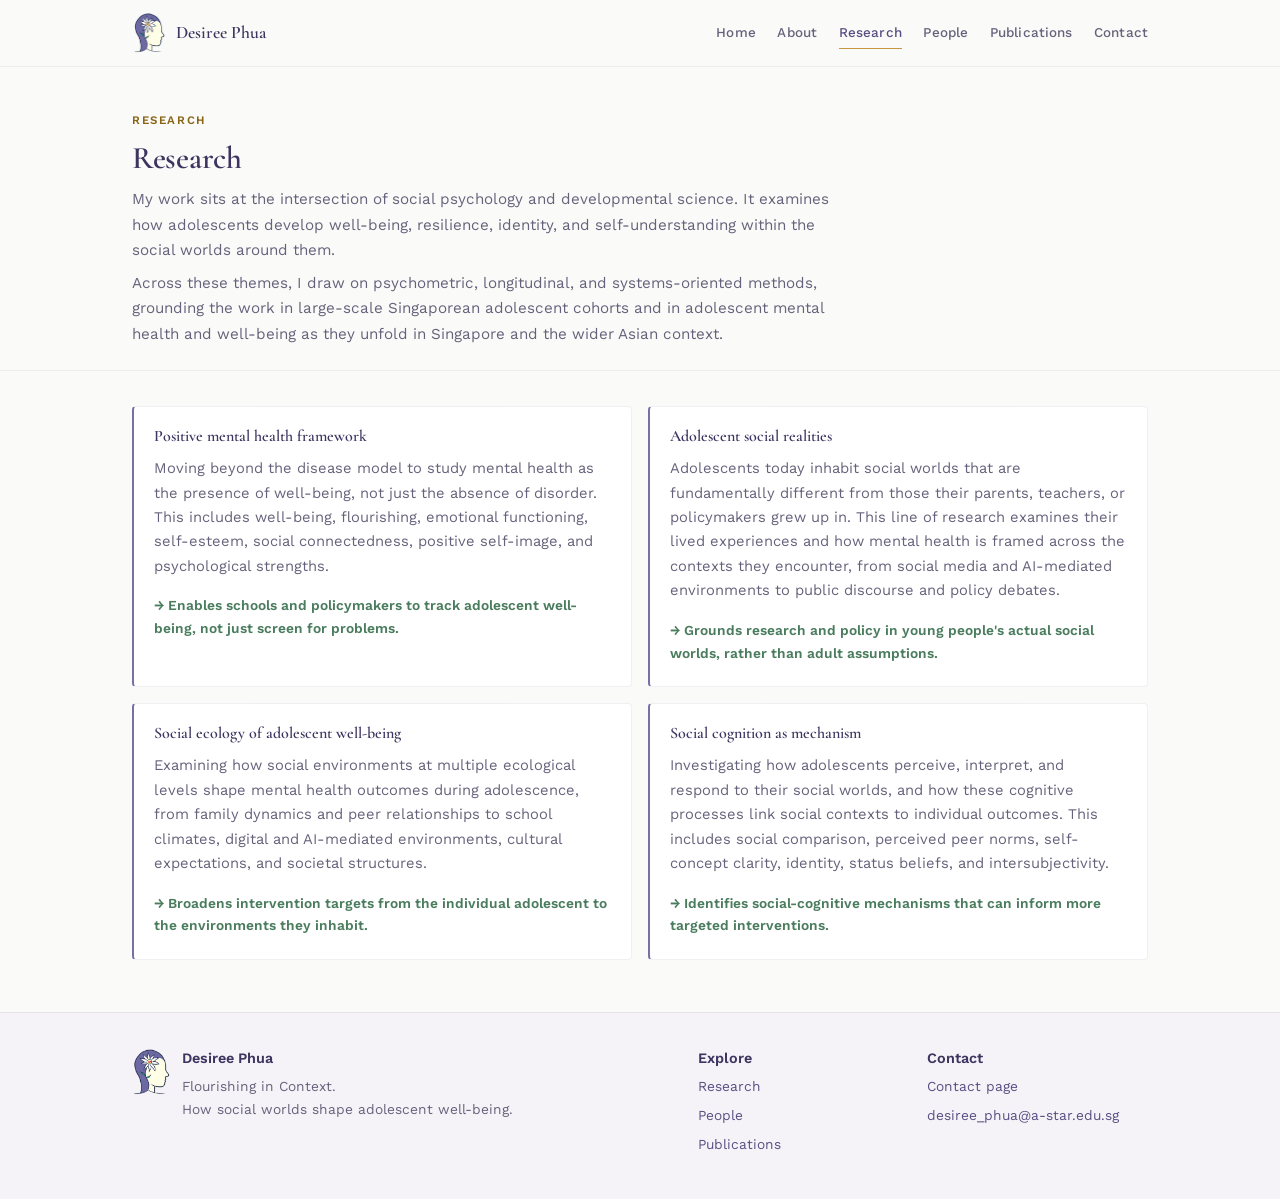
<file: research.html>
<!doctype html>
<html lang="en">
<head>
<!-- Google tag (gtag.js) -->
<script async src="https://www.googletagmanager.com/gtag/js?id=G-L8FLGWT6KR"></script>
<script>
  window.dataLayer = window.dataLayer || [];
  function gtag(){dataLayer.push(arguments);}
  gtag('js', new Date());

  gtag('config', 'G-L8FLGWT6KR');
</script>
    
<script>
  window.dataLayer = window.dataLayer || [];
  function gtag(){dataLayer.push(arguments);}
  gtag('js', new Date());

  gtag('config', 'G-L8FLGWT6KR');
</script>
  <meta charset="utf-8">
  <meta name="viewport" content="width=device-width, initial-scale=1">
  <title>Research | Desiree Phua</title>
  <meta name="description" content="Research themes on positive mental health, adolescent social realities, social ecology, social cognition, and AI-mediated social worlds.">
  <meta property="og:title" content="Research | Desiree Phua">
  <meta property="og:description" content="Research themes on positive mental health, adolescent social realities, social ecology, social cognition, and AI-mediated social worlds.">
  <meta property="og:type" content="website">
  <link rel="preconnect" href="https://fonts.googleapis.com">
  <link rel="preconnect" href="https://fonts.gstatic.com" crossorigin>
  <link href="https://fonts.googleapis.com/css2?family=Cormorant+Garamond:ital,wght@0,400;0,500;0,600;0,700;1,400&family=Work+Sans:wght@300;400;500;600;700&display=swap" rel="stylesheet">
  <link rel="stylesheet" href="assets/css/styles.css">
  <link rel="icon" type="image/png" sizes="32x32" href="assets/img/favicon-32.png">
  <link rel="apple-touch-icon" href="assets/img/apple-touch-icon.png">
  <meta name="theme-color" content="#5B4E82">
</head><body>
<a class="skip-link" href="#main">Skip to content</a>
<header class="header">
  <div class="container navbar">
    <a class="brand" href="index.html" aria-label="Desiree Phua home">
      <img class="brand-logo" src="assets/img/pomad-logo.png" alt="" aria-hidden="true">
      <span>
        <span class="brand-name">Desiree Phua</span>
        <span class="brand-subtitle">Flourishing in Context</span>
      </span>
    </a>
    <button class="nav-toggle" data-nav-toggle aria-expanded="false" aria-controls="site-nav">Menu</button>
    <nav class="nav-links" id="site-nav" data-nav-links aria-label="Main navigation">
      <a href="index.html">Home</a><a href="about.html">About</a><a href="research.html" aria-current="page">Research</a><a href="people.html">People</a><a href="publications.html">Publications</a><a href="contact.html">Contact</a>
    </nav>
  </div>
</header>
<main id="main">
  <section class="page-hero">
    <div class="container">
      <div class="small-caps">Research</div>
      <h1>Research</h1>
      <p>My work sits at the intersection of social psychology and developmental science. It examines how adolescents develop well-being, resilience, identity, and self-understanding within the social worlds around them.</p>
      <p>Across these themes, I draw on psychometric, longitudinal, and systems-oriented methods, grounding the work in large-scale Singaporean adolescent cohorts and in adolescent mental health and well-being as they unfold in Singapore and the wider Asian context.</p>
    </div>
  </section>

  <section class="section">
    <div class="container">
      <div class="research-themes">
        <article class="theme-card">
          <h3>Positive mental health framework</h3>
          <p>Moving beyond the disease model to study mental health as the presence of well-being, not just the absence of disorder. This includes well-being, flourishing, emotional functioning, self-esteem, social connectedness, positive self-image, and psychological strengths.</p>
          <p class="theme-implication">→ Enables schools and policymakers to track adolescent well-being, not just screen for problems.</p>
        </article>

        <article class="theme-card">
          <h3>Adolescent social realities</h3>
          <p>Adolescents today inhabit social worlds that are fundamentally different from those their parents, teachers, or policymakers grew up in. This line of research examines their lived experiences and how mental health is framed across the contexts they encounter, from social media and AI-mediated environments to public discourse and policy debates.</p>
          <p class="theme-implication">→ Grounds research and policy in young people's actual social worlds, rather than adult assumptions.</p>
        </article>

        <article class="theme-card">
          <h3>Social ecology of adolescent well-being</h3>
          <p>Examining how social environments at multiple ecological levels shape mental health outcomes during adolescence, from family dynamics and peer relationships to school climates, digital and AI-mediated environments, cultural expectations, and societal structures.</p>
          <p class="theme-implication">→ Broadens intervention targets from the individual adolescent to the environments they inhabit.</p>
        </article>

        <article class="theme-card">
          <h3>Social cognition as mechanism</h3>
          <p>Investigating how adolescents perceive, interpret, and respond to their social worlds, and how these cognitive processes link social contexts to individual outcomes. This includes social comparison, perceived peer norms, self-concept clarity, identity, status beliefs, and intersubjectivity.</p>
          <p class="theme-implication">→ Identifies social-cognitive mechanisms that can inform more targeted interventions.</p>
        </article>
      </div>
    </div>
  </section>
</main>
<footer class="footer">
  <div class="container footer-grid">
    <div>
      <div class="footer-brand">
        <img class="footer-logo" src="assets/img/pomad-logo.png" alt="" aria-hidden="true">
        <div>
          <div class="footer-title">Desiree Phua</div>
          <p>Flourishing in Context. <br>How social worlds shape adolescent well-being.</p>
        </div>
      </div>
    </div>
    <div>
      <div class="footer-title">Explore</div>
      <ul>
        <li><a href="research.html">Research</a></li>
        <li><a href="people.html">People</a></li>
        <li><a href="publications.html">Publications</a></li>
      </ul>
    </div>
    <div>
      <div class="footer-title">Contact</div>
      <ul>
        <li><a href="contact.html">Contact page</a></li>
        <li><a href="mailto:desiree_phua@a-star.edu.sg">desiree_phua@a-star.edu.sg</a></li>
      </ul>
    </div>
  </div>
</footer>
<script src="assets/js/main.js"></script>
</body>
</html>
</file>
<file: assets/css/styles.css>
:root {
  --purple: #5B4E82;
  --purple-dark: #3D3460;
  --purple-light: #7A6FA5;
  --purple-faint: #EEEAF5;
  --green: #4A7C5E;
  --green-faint: #E2EDE6;
  --accent: #C89640;
  --accent-text: #8A6516;
  --accent-light: #E8C878;
  --bg: #FAFAF8;
  --bg-alt: #F5F3F8;
  --text: #2A2740;
  --text-light: #66627B;
  --line: rgba(91, 78, 130, 0.13);
  --white: #FFFFFF;
  --font-display: "Cormorant Garamond", Georgia, serif;
  --font-body: "Work Sans", -apple-system, BlinkMacSystemFont, "Segoe UI", sans-serif;
  --max: 1080px;
}

*, *::before, *::after { box-sizing: border-box; }
html { scroll-behavior: smooth; scroll-padding-top: 80px; }
body {
  margin: 0;
  font-family: var(--font-body);
  font-weight: 400;
  color: var(--text);
  background: var(--bg);
  line-height: 1.68;
  font-size: 16px;
  -webkit-font-smoothing: antialiased;
  text-rendering: optimizeLegibility;
}
body.nav-open { overflow: hidden; }
img { max-width: 100%; display: block; }
p { margin: 0 0 1rem; }
ul, ol { margin-top: 0; }
li { margin-bottom: 0.46rem; }
a {
  color: var(--purple);
  text-decoration: none;
  transition: color 0.2s, border-color 0.2s, background 0.2s;
}
a:hover { color: var(--accent-text); }

h1, h2, h3, h4 {
  font-family: var(--font-display);
  font-weight: 600;
  line-height: 1.22;
  margin: 0;
  color: var(--purple-dark);
}
h1 { font-size: clamp(1.62rem, 2.45vw, 2.12rem); letter-spacing: -0.008em; }
h2 { font-size: clamp(1.22rem, 1.75vw, 1.52rem); letter-spacing: -0.004em; }
h3 { font-size: clamp(1.0rem, 1.18vw, 1.12rem); letter-spacing: 0; }

.container { max-width: var(--max); margin: 0 auto; padding: 0 2rem; }
.skip-link {
  position: absolute;
  left: 1rem;
  top: -100px;
  background: var(--purple-dark);
  color: var(--white);
  padding: 0.75rem 1rem;
  border-radius: 4px;
  z-index: 1000;
}
.skip-link:focus { top: 1rem; }
.small-caps {
  display: block;
  font-family: var(--font-body);
  font-size: 0.72rem;
  font-weight: 600;
  letter-spacing: 0.14em;
  text-transform: uppercase;
  color: var(--accent-text);
  margin-bottom: 0.55rem;
}
.lead, .section-intro {
  color: var(--text-light);
  font-size: clamp(0.98rem, 1.05vw, 1.04rem);
  line-height: 1.76;
}
.content-narrow { max-width: 760px; }
.content-narrow h2 { margin-top: 1.55rem; margin-bottom: 0.58rem; }
.content-narrow h2:first-child { margin-top: 0; }
.content-narrow p { max-width: 700px; }

.header {
  position: sticky;
  top: 0;
  z-index: 100;
  background: rgba(250, 250, 248, 0.96);
  backdrop-filter: blur(12px);
  border-bottom: 1px solid rgba(91, 78, 130, 0.08);
}
.navbar {
  min-height: 66px;
  display: flex;
  align-items: center;
  justify-content: space-between;
  gap: 1.5rem;
}
.brand {
  display: inline-flex;
  align-items: center;
  gap: 0.62rem;
  color: var(--purple-dark);
  text-decoration: none;
}
.brand-logo {
  width: 34px;
  height: 40px;
  object-fit: contain;
  filter: none;
  flex: 0 0 auto;
}
.brand-name {
  display: block;
  font-family: var(--font-display);
  font-size: 1.1rem;
  font-weight: 600;
  line-height: 1;
}
.brand-subtitle { display: none; }
.nav-links {
  display: flex;
  align-items: center;
  gap: 1.35rem;
  font-size: 0.84rem;
}
.nav-links a {
  position: relative;
  color: var(--text-light);
  font-weight: 500;
  letter-spacing: 0.01em;
  text-decoration: none;
}
.nav-links a::after {
  content: "";
  position: absolute;
  left: 0;
  bottom: -5px;
  height: 1px;
  width: 0;
  background: var(--accent);
  transition: width 0.25s ease;
}
.nav-links a:hover,
.nav-links a[aria-current="page"] { color: var(--purple); }
.nav-links a:hover::after,
.nav-links a[aria-current="page"]::after { width: 100%; }
.nav-toggle {
  display: none;
  border: 1px solid var(--line);
  background: transparent;
  color: var(--purple);
  border-radius: 4px;
  padding: 0.42rem 0.68rem;
  font-size: 0.82rem;
  font-weight: 600;
}

.hero {
  position: relative;
  overflow: hidden;
  padding: 4rem 0 3.7rem;
  background: linear-gradient(160deg, var(--bg) 0%, var(--bg-alt) 64%, var(--purple-faint) 100%);
  border-bottom: 1px solid rgba(91, 78, 130, 0.08);
}
.hero-grid {
  display: grid;
  grid-template-columns: minmax(0, 1fr) minmax(280px, 340px);
  gap: 3.6rem;
  align-items: center;
}
.hero-copy { position: relative; z-index: 1; }
.hero-copy-spare h1 {
  max-width: 600px;
  font-size: clamp(1.95rem, 3.15vw, 2.75rem);
  line-height: 1.18;
  letter-spacing: -0.014em;
}
.hero-copy-spare .lead {
  max-width: 760px;
  margin-top: 2rem;
  margin-bottom: 0;
  font-size: clamp(0.98rem, 1.1vw, 1.04rem);
  line-height: 1.78;
}
.hero-visual-minimal { padding: 0; }
.ecology-map {
  position: relative;
  min-height: 300px;
  border-radius: 4px;
  background:
    radial-gradient(circle at 50% 50%, rgba(200, 150, 64, 0.17) 0 10%, transparent 10.5%),
    radial-gradient(circle at 50% 50%, rgba(74, 124, 94, 0.13) 0 31%, transparent 31.5%),
    radial-gradient(circle at 50% 50%, rgba(122, 111, 165, 0.13) 0 54%, transparent 54.5%),
    radial-gradient(circle at 50% 50%, rgba(91, 78, 130, 0.08) 0 76%, transparent 76.5%);
  border: 1px solid rgba(91, 78, 130, 0.08);
  overflow: hidden;
}
.ecology-node {
  position: absolute;
  transform: translate(-50%, -50%);
  padding: 0.32rem 0.52rem;
  border-radius: 999px;
  background: rgba(255,255,255,0.92);
  border: 1px solid rgba(91, 78, 130, 0.10);
  color: var(--purple-dark);
  font-size: 0.7rem;
  font-weight: 600;
  white-space: nowrap;
  box-shadow: none;
}
.ecology-node.center { left: 50%; top: 50%; background: var(--purple-dark); color: var(--white); border-color: var(--purple-dark); }
.ecology-node.self { left: 50%; top: 31%; }
.ecology-node.family { left: 31%; top: 45%; }
.ecology-node.peers { left: 69%; top: 45%; }
.ecology-node.school { left: 50%; top: 68%; }
.ecology-node.digital { left: 26%; top: 75%; }
.ecology-node.ai { left: 74%; top: 27%; background: #F3E4B9; color: var(--purple-dark); }
.ecology-node.culture { left: 76%; top: 75%; }
.ecology-node.society { left: 50%; top: 12%; }
.ecology-node.mechanism { left: 50%; top: 86%; background: var(--green-faint); color: var(--green); }

.section { padding: 3.25rem 0; }
.section.compact { padding: 2.75rem 0; }
.section.featured,
.minimal-list-section { background: var(--bg-alt); }
.page-hero {
  padding: 2.75rem 0 1.45rem;
  background: var(--bg);
  border-bottom: 1px solid rgba(91, 78, 130, 0.08);
}
.page-hero p {
  max-width: 720px;
  color: var(--text-light);
  font-size: 0.95rem;
  line-height: 1.68;
  margin: 0.62rem 0 0;
}

.page-hero p + p { margin-top: 0.42rem; }
.page-hero + .section { padding-top: 2.15rem; }
.two-col {
  display: grid;
  grid-template-columns: minmax(210px, 0.52fr) minmax(0, 1fr);
  gap: 2.4rem;
  align-items: start;
}
.section-heading-row {
  display: grid;
  grid-template-columns: minmax(0, 0.86fr) minmax(260px, 0.72fr);
  gap: 2rem;
  align-items: end;
  margin-bottom: 1.45rem;
}
.section-heading-row.single { grid-template-columns: 1fr; }
.section-heading-row .section-intro { margin: 0; }

.card-grid {
  display: grid;
  grid-template-columns: repeat(3, minmax(0, 1fr));
  gap: 1rem;
}
.card-grid.two { grid-template-columns: repeat(2, minmax(0, 1fr)); }
.alumni-grid { margin-top: 1.3rem; }
.card,
.callout,
.pub,
.selected-pub-card {
  background: var(--white);
  border: 1px solid rgba(91, 78, 130, 0.09);
  border-radius: 4px;
  padding: 1.25rem;
  box-shadow: none;
}
.card h3,
.selected-pub-card h3,
.pub h3 { margin: 0.45rem 0 0.55rem; }
.card p,
.selected-pub-card p,
.pub p { color: var(--text-light); font-size: 0.92rem; line-height: 1.65; }
.card p:last-child,
.selected-pub-card p:last-child,
.pub p:last-child,
.callout p:last-child { margin-bottom: 0; }
.tag {
  display: inline-flex;
  width: fit-content;
  border-radius: 4px;
  padding: 0.22rem 0.45rem;
  background: var(--purple-faint);
  color: var(--purple);
  font-size: 0.68rem;
  font-weight: 600;
  letter-spacing: 0.03em;
}
.minimal-pillars {
  display: grid;
  grid-template-columns: repeat(3, minmax(0, 1fr));
  gap: 1.15rem;
  border-top: 1px solid var(--line);
  padding-top: 1.15rem;
}
.minimal-pillars article { padding-right: 1rem; }
.minimal-pillars h3 { margin: 0.58rem 0 0.5rem; }
.minimal-pillars p,
.minimal-research-list p { color: var(--text-light); font-size: 0.92rem; line-height: 1.65; }
.minimal-research-list { display: grid; gap: 1.1rem; }
.minimal-research-list article {
  padding-bottom: 0.95rem;
  border-bottom: 1px solid var(--line);
}
.minimal-research-list article:last-child { border-bottom: 0; padding-bottom: 0; }
.minimal-research-list h3 { margin-bottom: 0.3rem; }

.research-intro {
  max-width: 760px;
  color: var(--text-light);
  font-size: 0.98rem;
  line-height: 1.74;
  margin: 0 0 1.55rem;
}
.research-themes {
  display: grid;
  grid-template-columns: repeat(2, minmax(0, 1fr));
  gap: 1rem;
}
.theme-card {
  background: var(--white);
  border: 1px solid rgba(91, 78, 130, 0.09);
  border-left: 2px solid var(--purple-light);
  border-radius: 4px;
  padding: 1.25rem 1.25rem 1.35rem;
}
.theme-card h3 { margin-bottom: 0.62rem; }
.theme-card p {
  color: var(--text-light);
  font-size: 0.92rem;
  line-height: 1.66;
}
.theme-card p:last-child { margin-bottom: 0; }
.theme-implication {
  margin-top: 0.75rem;
  color: var(--green) !important;
  font-weight: 600;
  font-size: 0.86rem !important;
}

.meta-list { display: grid; gap: 0.85rem; }
.meta-item { padding-bottom: 0.78rem; border-bottom: 1px solid var(--line); }
.meta-item strong { display: block; color: var(--purple-dark); font-size: 0.84rem; }
.meta-item span { display: block; color: var(--text-light); font-size: 0.9rem; margin-top: 0.18rem; }
.profile-photo {
  width: 100%;
  aspect-ratio: 4 / 5;
  object-fit: cover;
  object-position: center;
  border-radius: 4px;
}
.button {
  display: inline-flex;
  align-items: center;
  justify-content: center;
  min-height: 40px;
  padding: 0.5rem 0.88rem;
  border: 1px solid var(--purple-light);
  border-radius: 4px;
  background: var(--purple);
  color: var(--white);
  font-size: 0.84rem;
  font-weight: 600;
  text-decoration: none;
}
.button:hover { background: var(--purple-dark); color: var(--white); border-color: var(--purple-dark); }
.button.secondary { background: transparent; color: var(--purple); }
.button.secondary:hover { background: var(--purple); color: var(--white); }

.pub-toolbar {
  display: flex;
  justify-content: space-between;
  gap: 2rem;
  align-items: flex-start;
}
.profile-links {
  list-style: none;
  padding: 0;
  margin: 0;
  display: flex;
  flex-wrap: wrap;
  gap: 0.58rem;
  justify-content: flex-end;
}
.profile-links li { margin: 0; }
.profile-links a,
.links a {
  display: inline-flex;
  border: 1px solid var(--purple-light);
  border-radius: 4px;
  padding: 0.38rem 0.66rem;
  background: transparent;
  color: var(--purple);
  text-decoration: none;
  font-weight: 600;
  font-size: 0.82rem;
}
.profile-links a:hover,
.links a:hover { background: var(--purple); color: var(--white); border-color: var(--purple); }
.links { display: flex; flex-wrap: wrap; gap: 0.58rem; }
.selected-pub-grid {
  display: grid;
  grid-template-columns: repeat(2, minmax(0, 1fr));
  gap: 1rem;
}
.citation { color: var(--text-light); font-size: 0.9rem; }
.publication-list-compact { display: grid; gap: 1.85rem; max-width: 980px; }
.pub-year-group {
  display: grid;
  grid-template-columns: 88px minmax(0, 1fr);
  gap: 1.15rem;
  padding-top: 1.15rem;
  border-top: 1px solid var(--line);
}
.pub-year-group h3 {
  color: var(--accent-text);
  font-family: var(--font-body);
  font-size: 0.78rem;
  letter-spacing: 0.08em;
  text-transform: uppercase;
}
.pub-year-group ol { margin-bottom: 0; padding-left: 1.18rem; }
.pub-year-group li { margin-bottom: 0.82rem; color: var(--text-light); font-size: 0.9rem; line-height: 1.62; }
.pub-authors { color: var(--text); }
.pub-title-inline { color: var(--purple-dark); font-weight: 600; }
.pub-venue { font-style: italic; }

.link-list { list-style: none; padding: 0; margin: 0; }
.link-list li { margin-bottom: 0.7rem; }

.footer {
  background: var(--bg-alt);
  color: var(--text-light);
  padding: 2.25rem 0;
  border-top: 1px solid rgba(91, 78, 130, 0.10);
}
.footer-grid {
  display: grid;
  grid-template-columns: minmax(0, 1.15fr) minmax(150px, 0.42fr) minmax(170px, 0.48fr);
  gap: 2.2rem;
  align-items: start;
}
.footer-brand { display: flex; gap: 0.78rem; align-items: flex-start; max-width: 520px; }
.footer-logo { width: 38px; height: auto; flex: 0 0 auto; }
.footer-title {
  font-family: var(--font-body);
  color: var(--purple-dark);
  font-size: 0.9rem;
  line-height: 1.35;
  font-weight: 600;
  margin-bottom: 0.42rem;
}
.footer p { margin: 0; font-size: 0.86rem; line-height: 1.65; }
.footer ul { list-style: none; padding: 0; margin: 0; }
.footer a { color: var(--purple); }
.footer a:hover { color: var(--accent-text); }
.footer li { margin-bottom: 0.38rem; font-size: 0.86rem; }

@media (max-width: 920px) {
  .hero-grid, .two-col { grid-template-columns: 1fr; gap: 2.2rem; }
  .hero-visual-minimal { max-width: 430px; }
  .card-grid, .card-grid.two, .research-themes, .selected-pub-grid, .minimal-pillars { grid-template-columns: 1fr; }
  .footer-grid { grid-template-columns: 1fr; }
}
@media (max-width: 720px) {
  .container { padding: 0 1.25rem; }
  .navbar { min-height: 66px; }
  .brand-logo { width: 32px; height: 39px; }
  .nav-toggle { display: inline-flex; }
  .nav-links {
    display: none;
    position: fixed;
    top: 66px;
    left: 0;
    right: 0;
    padding: 1.05rem 1.25rem 1.35rem;
    background: var(--bg);
    border-bottom: 1px solid var(--line);
    flex-direction: column;
    align-items: flex-start;
    gap: 0.85rem;
  }
  body.nav-open .nav-links { display: flex; }
  h1 { font-size: clamp(1.58rem, 7.8vw, 2.12rem); }
  h2 { font-size: clamp(1.28rem, 6vw, 1.62rem); }
  .hero { padding: 3rem 0 3.1rem; }
  .hero-copy-spare h1 { font-size: clamp(2rem, 10vw, 2.7rem); max-width: 100%; }
  .hero-copy-spare .lead { margin-top: 1.5rem; }
  .section { padding: 2.55rem 0; }
  .page-hero { padding: 2.35rem 0 1.25rem; }
  .page-hero + .section { padding-top: 1.85rem; }
  .section-heading-row, .pub-toolbar { display: block; }
  .profile-links { justify-content: flex-start; margin-top: 1.1rem; }
  .pub-year-group { grid-template-columns: 1fr; gap: 0.6rem; }
  .ecology-map { min-height: 275px; }
  .ecology-node { font-size: 0.64rem; padding: 0.28rem 0.43rem; }
}
@media (prefers-reduced-motion: reduce) {
  html { scroll-behavior: auto; }
  a, .nav-links a::after { transition: none; }
}
</file>
